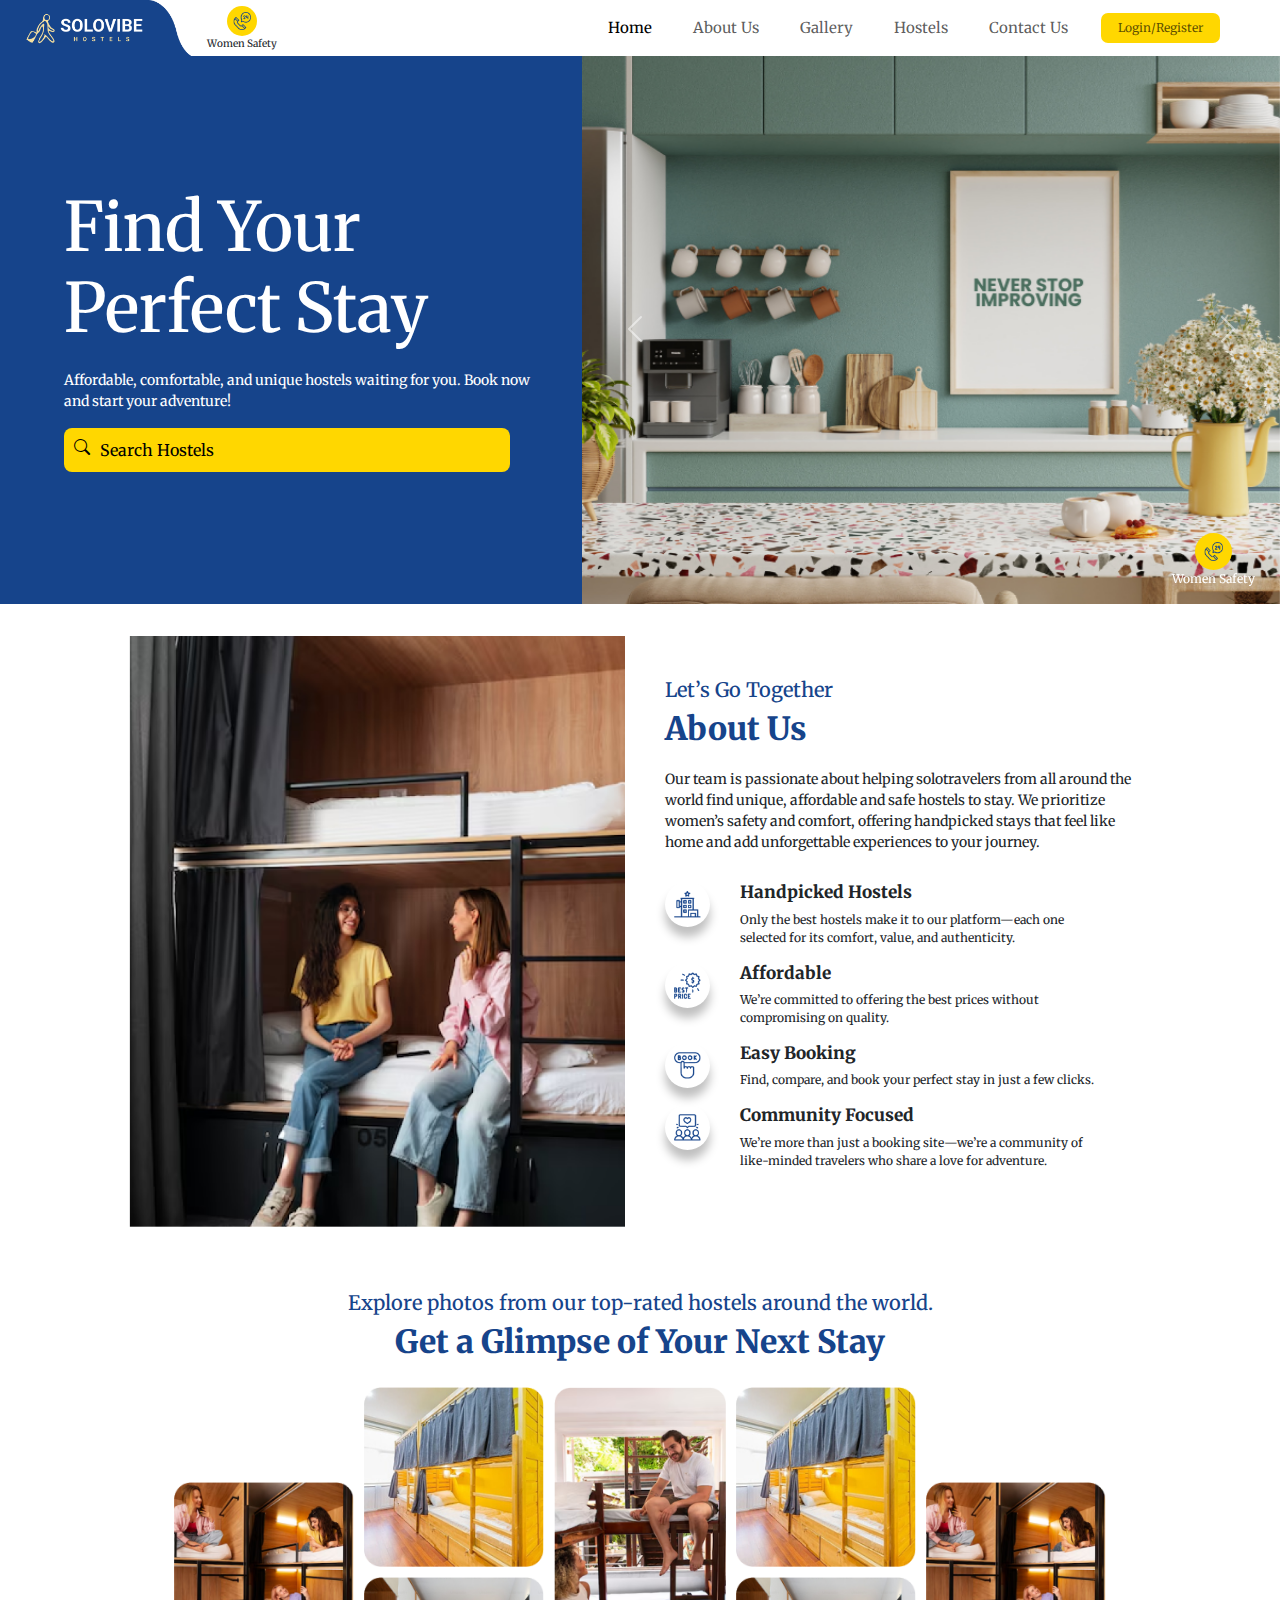
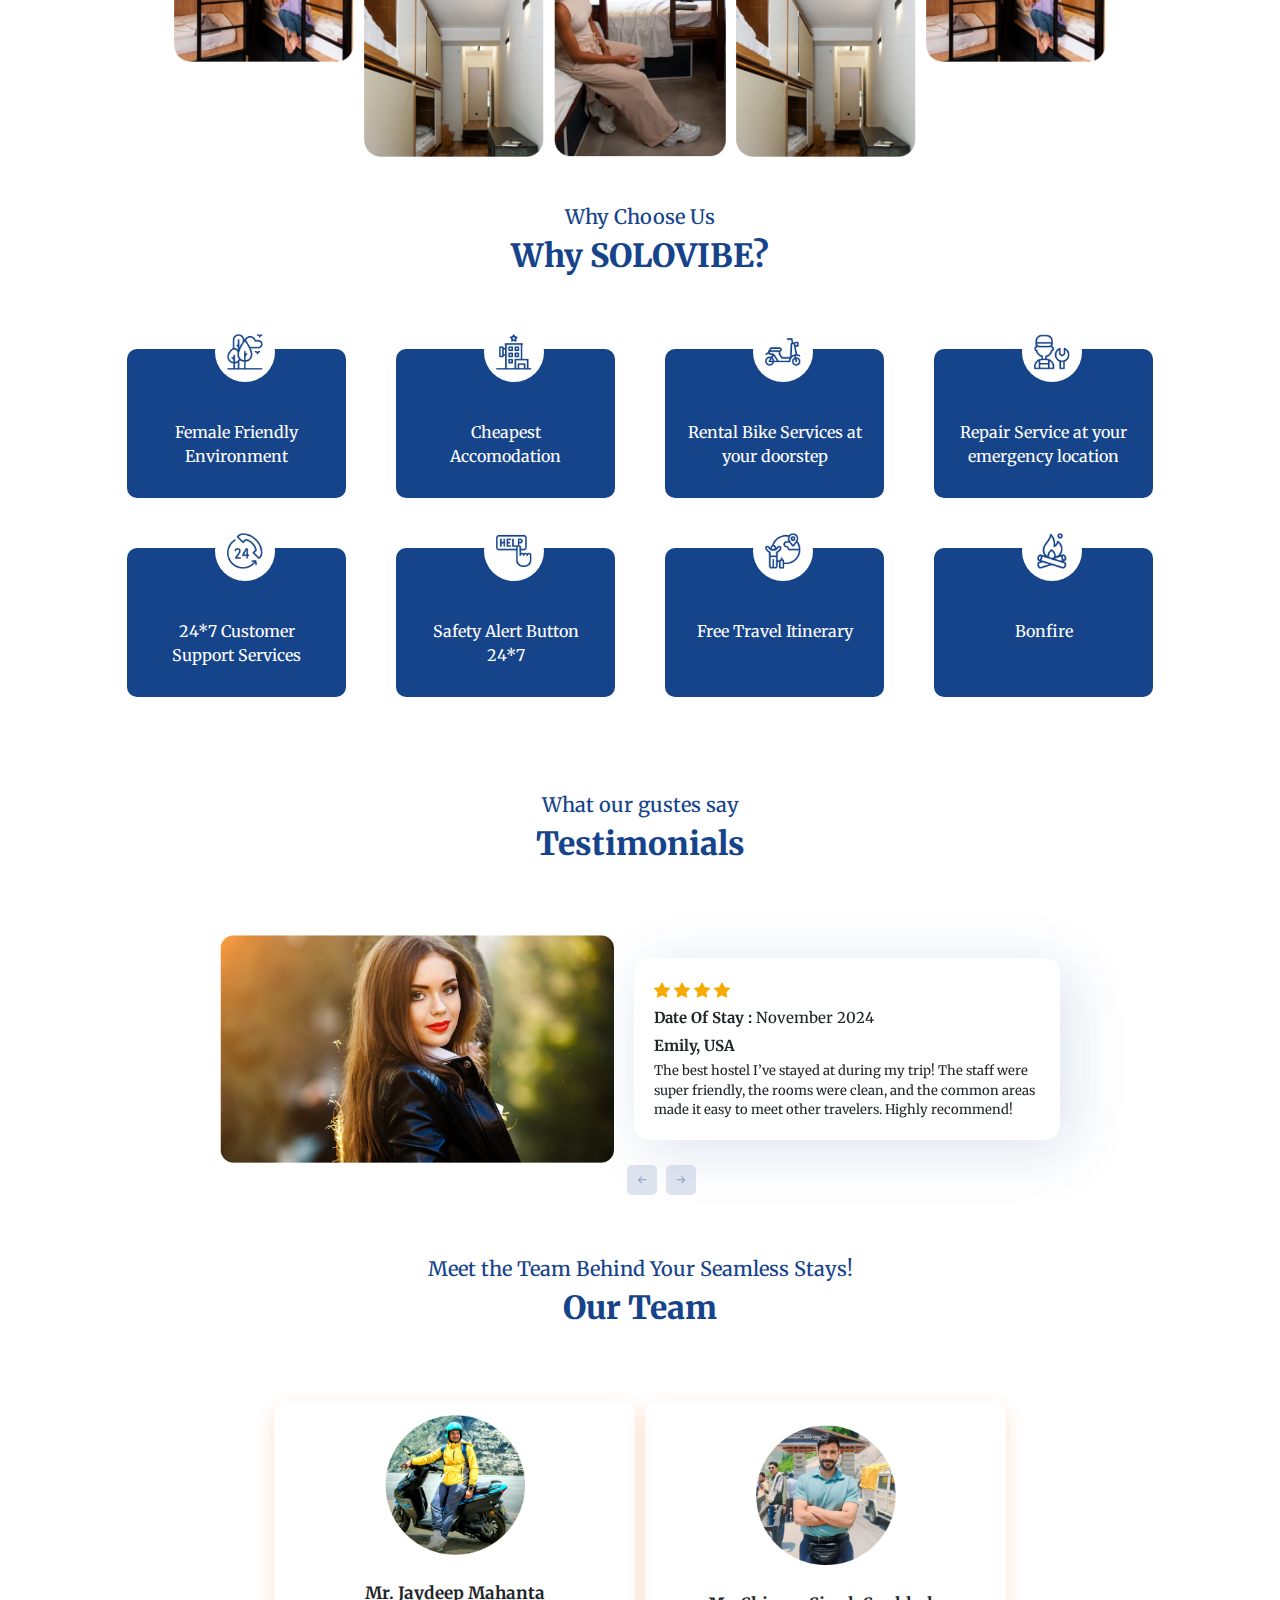
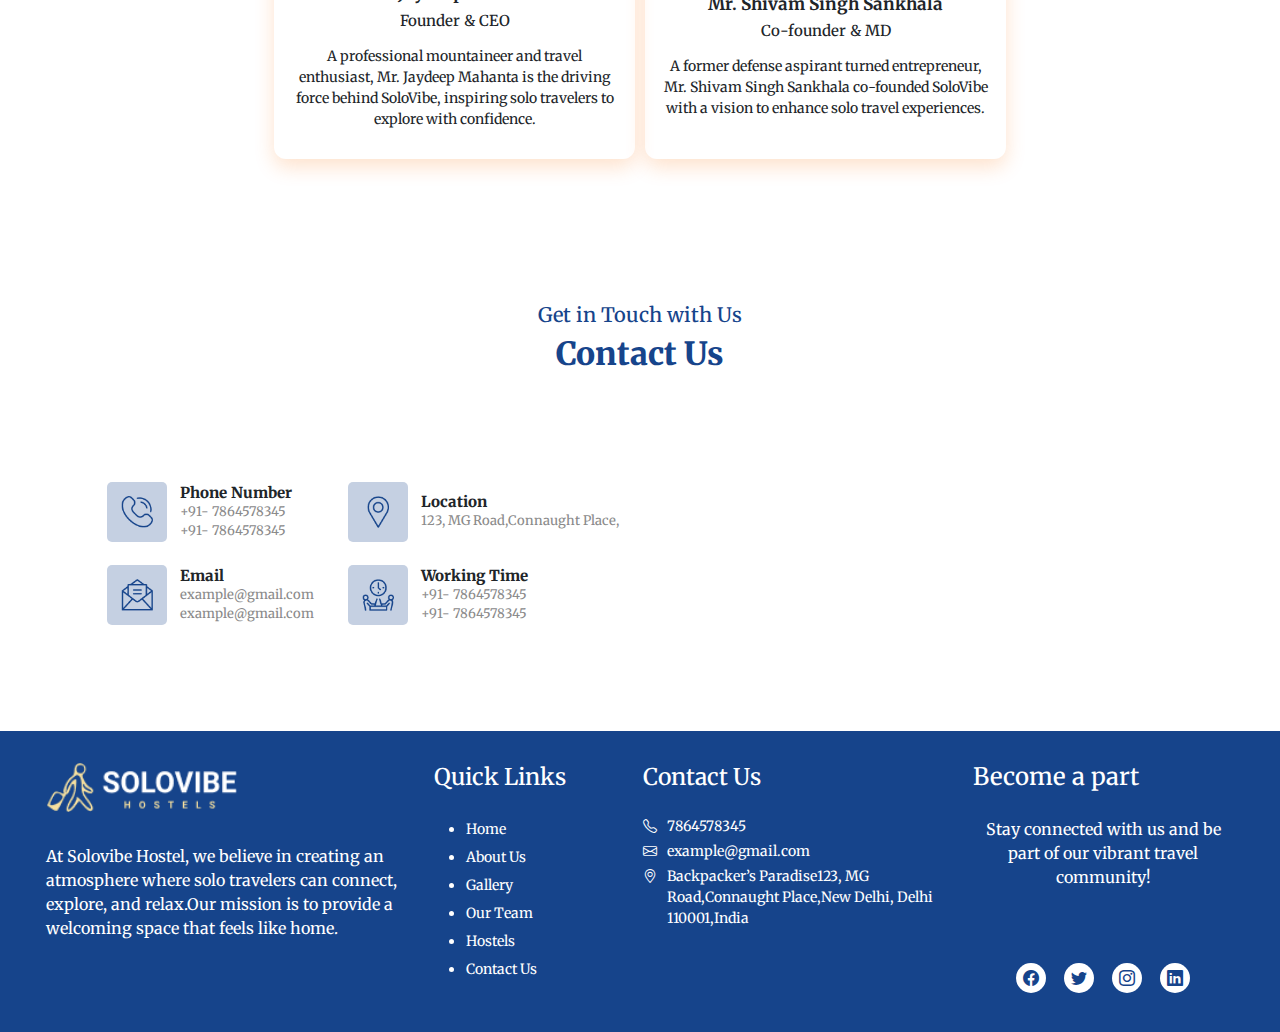
<file: index.html>
<!DOCTYPE html>
<html lang="en">
<head>
    <meta charset="UTF-8">
    <meta name="viewport" content="width=device-width, initial-scale=1.0">
    <title>Solovibehostels</title>
    <link href="https://cdn.jsdelivr.net/npm/bootstrap@5.3.3/dist/css/bootstrap.min.css" rel="stylesheet" integrity="sha384-QWTKZyjpPEjISv5WaRU9OFeRpok6YctnYmDr5pNlyT2bRjXh0JMhjY6hW+ALEwIH" crossorigin="anonymous">
    <!-- Option 1: Include in HTML -->
    <link rel="stylesheet" href="https://cdn.jsdelivr.net/npm/bootstrap-icons@1.3.0/font/bootstrap-icons.css"> 
    <link rel="stylesheet" href="assets/css/style.css">
</head>
<body>
    
   <div class="main">
    <nav class="navbar navbar-expand-lg bg-body-tertiary custom_navbar">
        <div class="container-fluid">
            <div class="nav1">
          <a class="navbar-brand" href="#">
            <img src="assets/img/icon.png" alt="">
          </a>
          <div class="phone_system">
              <div class="phone_system_icon">
                <img src="assets/img/phone.png" alt="">
              </div>
              <p>Women Safety</p>
          </div>
        </div>
          <button class="navbar-toggler" type="button" data-bs-toggle="collapse" data-bs-target="#navbarSupportedContent" aria-controls="navbarSupportedContent" aria-expanded="false" aria-label="Toggle navigation">
            <span class="navbar-toggler-icon"></span>
          </button>
          <div class="collapse navbar-collapse" id="navbarSupportedContent">
            <ul class="navbar-nav me-auto mb-2 mb-lg-0">
              <li class="nav-item">
                <a class="nav-link nav-link1 active" aria-current="page" href="/">Home</a>
              </li>
              <li class="nav-item">
                <a class="nav-link nav-link2" href="#about">About Us</a>
              </li>
              <li class="nav-item">
                <a class="nav-link nav-link3" href="#gallery">Gallery</a>
              </li>
              <li class="nav-item">
                <a class="nav-link nav-link4" href="Hostels.html">Hostels</a>
              </li>
              <li class="nav-item">
                <a class="nav-link nav-link5" href="#contact">Contact Us</a>
              </li>
              <li class="nav-item">
                <a class="nav-link nav-link6" href="SignUp.html">Login/Register</a>
              </li>
            
            </ul>
          
          </div>
        </div>
      </nav>


      <div class="herosection">
        <div class="hero_left_sec">
            <h1>Find Your Perfect Stay</h1>
            <p>Affordable, comfortable, and unique hostels waiting for you. Book now and start your adventure!</p>
            <div class="serch_section">
                <i class="bi bi-search"></i>
                <input type="text" placeholder="Search Hostels" >
            </div>
        </div>
        <!-- <div class="hero_right_sec">
          <img src="assets/img/rightSec.png" alt="">
        </div> -->
    
        <div id="carouselExampleAutoplaying" class="carousel slider_hero slide" data-bs-ride="carousel">
      <div class="carousel-inner">
        <div class="carousel-item active">
          <img src="assets/img/1.png" class="d-block w-100" alt="...">
        </div>
        <div class="carousel-item">
          <img src="assets/img/2.png" class="d-block w-100" alt="...">
        </div>
        <div class="carousel-item">
          <img src="assets/img/3.png" class="d-block w-100" alt="...">
        </div>
        <div class="carousel-item">
          <img src="assets/img/4.png" class="d-block w-100" alt="...">
        </div>
        <div class="carousel-item">
          <img src="assets/img/5.png" class="d-block w-100" alt="...">
        </div>
      </div>
      <button class="carousel-control-prev" type="button" data-bs-target="#carouselExampleAutoplaying" data-bs-slide="prev">
        <span class="carousel-control-prev-icon" aria-hidden="true"></span>
        <span class="visually-hidden">Previous</span>
      </button>
      <button class="carousel-control-next" type="button" data-bs-target="#carouselExampleAutoplaying" data-bs-slide="next">
        <span class="carousel-control-next-icon" aria-hidden="true"></span>
        <span class="visually-hidden">Next</span>
      </button>
    </div>
    
         <div class="phone_system hero_sec_phone">
              <div class="phone_system_icon">
                <img src="assets/img/phone.png" alt="">
              </div>
              <p>Women Safety</p>
          </div>
    </div>

    <div id="about"></div>
    <div class="aboutSection">
        <div class="aboutSection_left">
            <img src="assets/img/aboutLeft.png" alt="">
        </div>
        <div class="aboutSection_right">
            <div class="about_right_top_head">
            <h3>Let’s Go Together</h3>
            <h2>About Us</h2>
            <p>Our team is passionate about helping solotravelers from all around the world find unique, affordable and safe hostels to stay.  We prioritize women’s safety and comfort, offering handpicked stays that feel like home and add unforgettable experiences to your journey.</p>
        </div>
        
            <div class="about_right_bottom_sec">
                <div class="about_right_box">
                    <div class="about_right_img">
                <img src="assets/img/aboutIcon1.png" alt="">
                    </div>
                    <div class="about_right_content">
                        <h4>Handpicked Hostels</h4>
                        <p>Only the best hostels make it to our platform—each one selected for its comfort, value, and authenticity.</p>
                    </div>
                </div>
                <div class="about_right_box">
                    <div class="about_right_img">
                <img src="assets/img/aboutIcon2.png" alt="">
                    </div>
                    <div class="about_right_content">
                        <h4>Affordable</h4>
                        <p>We’re committed to offering the best prices without compromising on quality.</p>
                    </div>
                </div>
                <div class="about_right_box">
                    <div class="about_right_img">
                <img src="assets/img/aboutIcon3.png" alt="">
                    </div>
                    <div class="about_right_content">
                        <h4>Easy Booking </h4>
                        <p>Find, compare, and book your perfect stay in just a few clicks.</p>
                    </div>
                </div>
                <div class="about_right_box">
                    <div class="about_right_img">
                <img src="assets/img/aboutIcon4.png" alt="">
                    </div>
                    <div class="about_right_content">
                        <h4>Community Focused</h4>
                        <p>We’re more than just a booking site—we’re a community of like-minded travelers who share a love for adventure.</p>
                    </div>
                </div>
                <!--<div class="button_about_section">-->
                <!--    <button>-->
                <!--        Learn More <i class="bi bi-arrow-right-short"></i>-->
                <!--    </button>-->
                <!--</div>-->
            </div>
            
        </div>
    </div>


    <div id="gallery"></div>
    <div class="collage_img_section">
        <div class="collage_heading_section">
            <h3>Explore photos from our top-rated hostels around the world.</h3>
            <h2>Get a Glimpse of Your Next Stay</h2>
        </div>
        <div class="collage_image_wrapper">
            <div class="collage_img_left">
                <div class="left_single_img">
                    <img src="assets/img/collage1.png" alt="">
                </div>
                <div class="left_double_img">
                    <img src="assets/img/collage2.png" alt="">
                    <img src="assets/img/collage3.png" alt="">
                </div>
            </div>
            <div class="collage_img_bottom">
            <div class="bottom_single_img">
                <img src="assets/img/collage4.png" alt="">
            </div>
            </div>
            <div class="collage_img_right">
                
                <div class="right_double_img">
                    <img src="assets/img/collage2.png" alt="">
                    <img src="assets/img/collage3.png" alt="">
                </div>
                <div class="right_single_img">
                    <img src="assets/img/collage1.png" alt="">
                </div>
            </div>
        </div>
    </div>

    <div id="hostel"></div>
    <div class="why_choose_sec_wrap">
        <div class="why_choose_head">
            <h3>Why Choose Us</h3>
            <h2>Why SOLOVIBE?</h2>
        </div>
        <div class="why_choose_box_wrap" id="WhyChooseSec">
    
        </div>
    </div>


    <div id="testimorial"></div>
    <div class="testimonial_sec_wrap">
    <div class="testimorial_header">
        <h3>What our gustes say</h3>
        <h2>Testimonials</h2>
    </div>

    <div id="carouselExampleCaptions" class="carousel slide custom_slider">
        <div class="carousel-inner">
        <div class="carousel-item active">
            <div class="testimorial_data_wrap">
            <div class="testimorial_img">
                <img src="assets/img/crouselimg1.png" alt="" />
            </div>
            <div class="testimorial_content">
                <div class="testimorial_star">
                <i class="bi bi-star-fill"></i>
                <i class="bi bi-star-fill"></i>
                <i class="bi bi-star-fill"></i>
                <i class="bi bi-star-fill"></i>
                </div>
                <div class="testimorial_main_head">
                <h3><b>Date Of Stay : </b> November 2024</h3>
                <h4>Emily, USA</h4>
                <p>
                    The best hostel I’ve stayed at during my trip! The staff were
                    super friendly, the rooms were clean, and the common areas made
                    it easy to meet other travelers. Highly recommend!
                </p>
                </div>
            </div>
            </div>
        </div>
        <div class="carousel-item">
            <div class="testimorial_data_wrap">
                <div class="testimorial_img">
                <img src="assets/img/crouselimg1.png" alt="" />
                </div>
                <div class="testimorial_content">
                <div class="testimorial_star">
                    <i class="bi bi-star-fill"></i>
                    <i class="bi bi-star-fill"></i>
                    <i class="bi bi-star-fill"></i>
                    <i class="bi bi-star-fill"></i>
                </div>
                <div class="testimorial_main_head">
                    <h3><b>Date Of Stay : </b> November 2024</h3>
                    <h4>Emily, USA</h4>
                    <p>
                    The best hostel I’ve stayed at during my trip! The staff were
                    super friendly, the rooms were clean, and the common areas made
                    it easy to meet other travelers. Highly recommend!
                    </p>
                </div>
                </div>
            </div>
        </div>
        <div class="carousel-item">
            <div class="testimorial_data_wrap">
                <div class="testimorial_img">
                <img src="assets/img/crouselimg1.png" alt="" />
                </div>
                <div class="testimorial_content">
                <div class="testimorial_star">
                    <i class="bi bi-star-fill"></i>
                    <i class="bi bi-star-fill"></i>
                    <i class="bi bi-star-fill"></i>
                    <i class="bi bi-star-fill"></i>
                </div>
                <div class="testimorial_main_head">
                    <h3><b>Date Of Stay : </b> November 2024</h3>
                    <h4>Emily, USA</h4>
                    <p>
                    The best hostel I’ve stayed at during my trip! The staff were
                    super friendly, the rooms were clean, and the common areas made
                    it easy to meet other travelers. Highly recommend!
                    </p>
                </div>
                </div>
            </div>
        </div>
        </div>
        <div class="button_sliders">
        <button
        class="carousel-control-prev"
        type="button"
        data-bs-target="#carouselExampleCaptions"
        data-bs-slide="prev"
        >
        <i class="bi bi-arrow-left-short"></i>
        <span class="visually-hidden">Previous</span>
        </button>
        <button
        class="carousel-control-next"
        type="button"
        data-bs-target="#carouselExampleCaptions"
        data-bs-slide="next"
        >
        <i class="bi bi-arrow-right-short"></i>
        <span class="visually-hidden">Next</span>
        </button>
    </div>
    </div>
    </div>

    <div class="our_teams_wrapper">
        <div class="our_teams_header_sec">
         <h3>Meet the Team Behind Your Seamless Stays!</h3>
         <h2>Our Team</h2>
        </div>
        <div class="our_teams_content_sec" id="teamSec">
          
        </div>
     </div> 


     <div id="contact"></div>
    <div class="contact_sec_wrap">
        <div class="contact_sec_wrap">
            <h3>Get in Touch with Us</h3>
            <h2>Contact Us</h2>
        </div>
        <div class="contact_sec_box_wrap">
        <div class="contact_sec_left">
            <div class="sec_contact sec_contact1">
            <div class="contact_sec_box">
                <div class="contact_sec_box_img">
                    <img src="assets/img/contactIcon1.png" alt="">
                </div>
                <div class="contact_sec_text">
                    <h4>Phone Number</h4>
                    <p>+91- 7864578345</p>
                    <p>+91- 7864578345</p>
                </div>
            </div>
            <div class="contact_sec_box">
                <div class="contact_sec_box_img">
                    <img src="assets/img/contactIcon2.png" alt="">
                </div>
                <div class="contact_sec_text">
                    <h4>Email</h4>
                    <p>example@gmail.com</p>
                    <p>example@gmail.com</p>
                </div>
            </div>
            </div>
            <div class="sec_contact sec_contact2">
            <div class="contact_sec_box">
                <div class="contact_sec_box_img">
                    <img src="assets/img/contactIcon3.png" alt="">
                </div>
                <div class="contact_sec_text">
                    <h4>Location</h4>
                    <p>123, MG Road,Connaught Place,</p>
                </div>
            </div>
            <div class="contact_sec_box">
                <div class="contact_sec_box_img">
                    <img src="assets/img/contactIcon4.png" alt="">
                </div>
                <div class="contact_sec_text">
                    <h4>Working Time</h4>
                    <p>+91- 7864578345</p>
                    <p>+91- 7864578345</p>
                </div>
            </div>
            </div>
        </div>
        <div class="contact_sec_right">
                <iframe loading="lazyload" title="mygalla_yt_video"  frameborder="0" scrolling="no" marginheight="0" marginwidth="0"
                    src="https://maps.google.com/maps?width=100%25&amp;height=600&amp;hl=en&amp;q=roshpa%20tower%20ranchi%20main%20rd+(kalam%20academy)&amp;t=&amp;z=14&amp;ie=UTF8&amp;iwloc=B&amp;output=embed"><a  aria-label="ancor_page"aria-label="ancor_gps"
                    href="https://www.gps.ie/sport-gps/">swimming watch</a>
                </iframe>
        </div>
        </div>
    </div>

    <div class="footer_wrapper">
        <div class="footer_first">
            <div class="footer_first_img">
                <img src="assets/img/icon2.png" alt="">
            </div>
            <div class="footer_first_content">
                <p>At Solovibe Hostel, we believe in creating an atmosphere where solo travelers can connect, explore, and relax.Our mission is to provide a welcoming space that feels like home.</p>
            </div>
        </div>
        <div class="footer_second">
            <h4>Quick Links</h4>
            <ul>
           <li> <p>Home</p></li>
           <li> <p>About Us</p></li>
           <li> <p>Gallery</p></li>
           <li> <p>Our Team</p></li>
           <li> <p>Hostels</p></li>
           <li> <p>Contact Us</p></li>
           </ul>
        </div>
        <div class="footer_third">
            <h4>Contact Us</h4>
            <div class="social_media_icon1">
                <a href="#"><i class="bi bi-telephone"></i><p>7864578345</p></a>
                <a href="#"><i class="bi bi-envelope"></i><p>example@gmail.com</p></a>
                <a href="#"><i class="bi bi-geo-alt"></i><p>Backpacker’s Paradise123, MG Road,Connaught Place,New Delhi, Delhi 110001,India</p></a>
            </div>
        </div>
        <div class="footer_fourth">
            <h4>Become a part</h4>
            <p>Stay connected with us and be part of our vibrant travel community!</p>
            <div class="social_media_icon2">
               <div class="icon"> <a href="#"><i class="bi bi-facebook"></i></a></div>
               <div class="icon"> <a href="#"><i class="bi bi-twitter"></i></a></div>
               <div class="icon"> <a href="#"><i class="bi bi-instagram"></i></a></div>
               <div class="icon"> <a href="#"><i class="bi bi-linkedin"></i></a></div>
            </div>
        </div>
    </div>
    
   </div> 
   <script src="https://cdn.jsdelivr.net/npm/bootstrap@5.3.3/dist/js/bootstrap.bundle.min.js" integrity="sha384-YvpcrYf0tY3lHB60NNkmXc5s9fDVZLESaAA55NDzOxhy9GkcIdslK1eN7N6jIeHz" crossorigin="anonymous"></script>

   <script src="assets/js/script.js"></script>
   <script>
    chooseTemplate();
    teamsTemplate();

   </script>
</body>
</html>
</file>
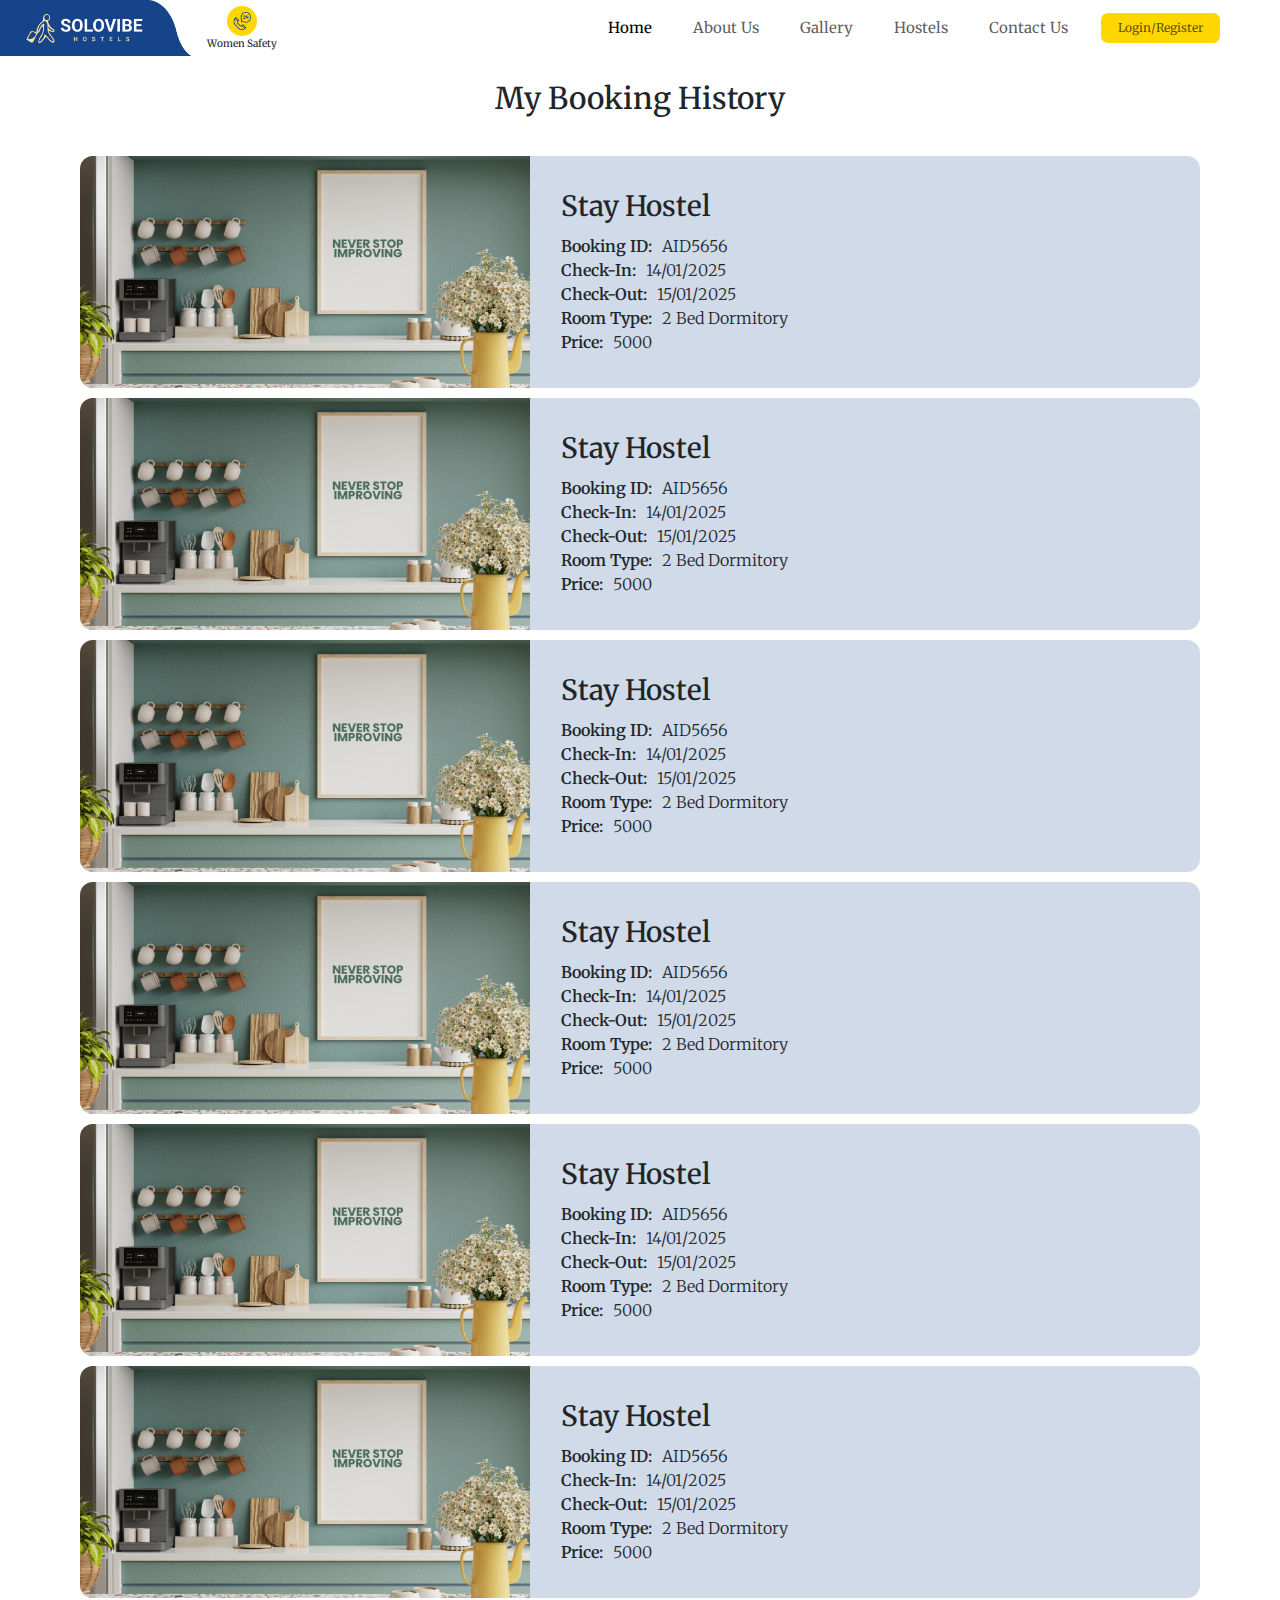
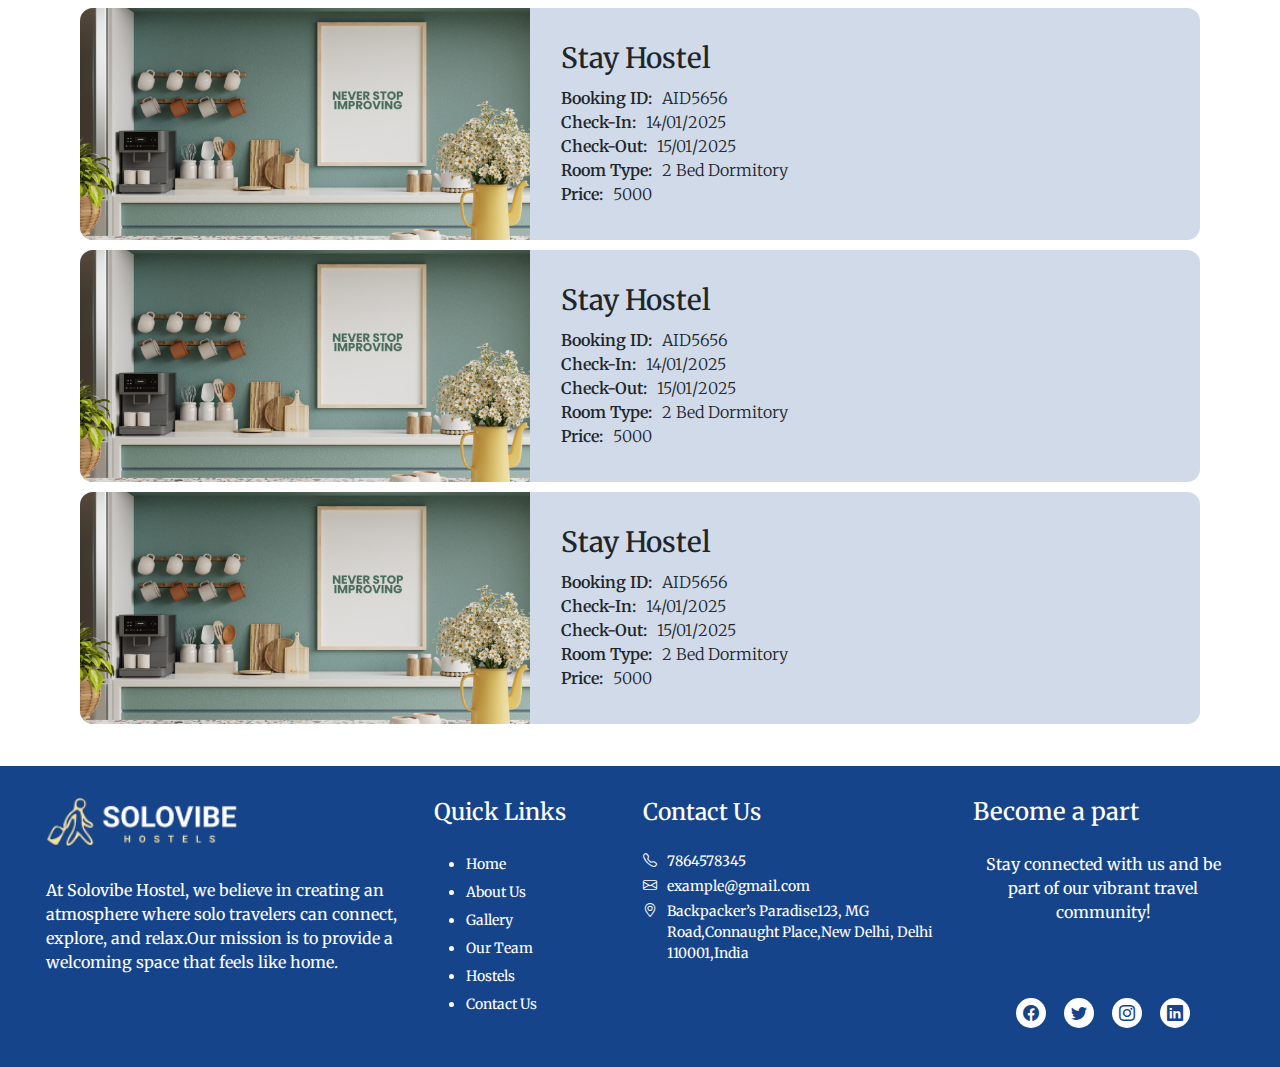
<file: Booking.html>
<!DOCTYPE html>
<html lang="en">
<head>
    <meta charset="UTF-8">
    <meta name="viewport" content="width=device-width, initial-scale=1.0">
    <title>Solovibehostels</title>
    <link href="https://cdn.jsdelivr.net/npm/bootstrap@5.3.3/dist/css/bootstrap.min.css" rel="stylesheet" integrity="sha384-QWTKZyjpPEjISv5WaRU9OFeRpok6YctnYmDr5pNlyT2bRjXh0JMhjY6hW+ALEwIH" crossorigin="anonymous">
    <!-- Option 1: Include in HTML -->
    <link rel="stylesheet" href="https://cdn.jsdelivr.net/npm/bootstrap-icons@1.3.0/font/bootstrap-icons.css"> 
    <link rel="stylesheet" href="assets/css/style.css">
</head>
<body>
    
   <div class="main">
    <nav class="navbar navbar-expand-lg bg-body-tertiary custom_navbar">
        <div class="container-fluid">
            <div class="nav1">
          <a class="navbar-brand" href="#">
            <img src="assets/img/icon.png" alt="">
          </a>
          <div class="phone_system">
              <div class="phone_system_icon">
                <img src="assets/img/phone.png" alt="">
              </div>
              <p>Women Safety</p>
          </div>
        </div>
          <button class="navbar-toggler" type="button" data-bs-toggle="collapse" data-bs-target="#navbarSupportedContent" aria-controls="navbarSupportedContent" aria-expanded="false" aria-label="Toggle navigation">
            <span class="navbar-toggler-icon"></span>
          </button>
          <div class="collapse navbar-collapse" id="navbarSupportedContent">
            <ul class="navbar-nav me-auto mb-2 mb-lg-0">
              <li class="nav-item">
                <a class="nav-link nav-link1 active" aria-current="page" href="/">Home</a>
              </li>
              <li class="nav-item">
                <a class="nav-link nav-link2" href="#about">About Us</a>
              </li>
              <li class="nav-item">
                <a class="nav-link nav-link3" href="#gallery">Gallery</a>
              </li>
              <li class="nav-item">
                <a class="nav-link nav-link4" href="#hostel">Hostels</a>
              </li>
              <li class="nav-item">
                <a class="nav-link nav-link5" href="#contact">Contact Us</a>
              </li>
              <li class="nav-item">
                <a class="nav-link nav-link6" href="SignUp.html">Login/Register</a>
              </li>
            
            </ul>
          
          </div>
        </div>
      </nav>


      <div class="booking_history_wrap">
        <h2>My Booking History</h2>
        <div class="booking_wrapper_box" id="bookingHistory">
            <!-- <div class="booking_box">
                <div class="booking_box_left">
                    <img src="assets/img/1.png" alt="">
                </div>
                <div class="booking_box_right">
                    <h3>Stay Hostel</h3>
                    <p>Booking ID: <input type="text" value="72237723"> </p>
                    <p>Check-In: <input type="text" value="22/12/2005"> </p>
                    <p>Check-Out: <input type="text" value="23/12/2005"> </p>
                    <p>Room Type: <input type="text" value="2 Bed Dormitory"> </p>
                    <p>Price: <input type="text" value="5000"> </p>
                </div>
            </div>
            <div class="booking_box">
                <div class="booking_box_left">
                    <img src="assets/img/1.png" alt="">
                </div>
                <div class="booking_box_right">
                    <h3>Stay Hostel</h3>
                    <p>Booking ID: <input type="text" value="72237723"> </p>
                    <p>Check-In: <input type="text" value="22/12/2005"> </p>
                    <p>Check-Out: <input type="text" value="23/12/2005"> </p>
                    <p>Room Type: <input type="text" value="2 Bed Dormitory"> </p>
                    <p>Price: <input type="text" value="5000"> </p>
                </div>
            </div>
            <div class="booking_box">
                <div class="booking_box_left">
                    <img src="assets/img/1.png" alt="">
                </div>
                <div class="booking_box_right">
                    <h3>Stay Hostel</h3>
                    <p>Booking ID: <input type="text" value="72237723"> </p>
                    <p>Check-In: <input type="text" value="22/12/2005"> </p>
                    <p>Check-Out: <input type="text" value="23/12/2005"> </p>
                    <p>Room Type: <input type="text" value="2 Bed Dormitory"> </p>
                    <p>Price: <input type="text" value="5000"> </p>
                </div>
            </div>
            <div class="booking_box">
                <div class="booking_box_left">
                    <img src="assets/img/1.png" alt="">
                </div>
                <div class="booking_box_right">
                    <h3>Stay Hostel</h3>
                    <p>Booking ID: <input type="text" value="72237723"> </p>
                    <p>Check-In: <input type="text" value="22/12/2005"> </p>
                    <p>Check-Out: <input type="text" value="23/12/2005"> </p>
                    <p>Room Type: <input type="text" value="2 Bed Dormitory"> </p>
                    <p>Price: <input type="text" value="5000"> </p>
                </div>
            </div>
            <div class="booking_box">
                <div class="booking_box_left">
                    <img src="assets/img/1.png" alt="">
                </div>
                <div class="booking_box_right">
                    <h3>Stay Hostel</h3>
                    <p>Booking ID: <input type="text" value="72237723"> </p>
                    <p>Check-In: <input type="text" value="22/12/2005"> </p>
                    <p>Check-Out: <input type="text" value="23/12/2005"> </p>
                    <p>Room Type: <input type="text" value="2 Bed Dormitory"> </p>
                    <p>Price: <input type="text" value="5000"> </p>
                </div>
            </div> -->
        </div>
      </div>


 
    <div class="footer_wrapper">
        <div class="footer_first">
            <div class="footer_first_img">
                <img src="assets/img/icon2.png" alt="">
            </div>
            <div class="footer_first_content">
                <p>At Solovibe Hostel, we believe in creating an atmosphere where solo travelers can connect, explore, and relax.Our mission is to provide a welcoming space that feels like home.</p>
            </div>
        </div>
        <div class="footer_second">
            <h4>Quick Links</h4>
            <ul>
           <li> <p>Home</p></li>
           <li> <p>About Us</p></li>
           <li> <p>Gallery</p></li>
           <li> <p>Our Team</p></li>
           <li> <p>Hostels</p></li>
           <li> <p>Contact Us</p></li>
           </ul>
        </div>
        <div class="footer_third">
            <h4>Contact Us</h4>
            <div class="social_media_icon1">
                <a href="#"><i class="bi bi-telephone"></i><p>7864578345</p></a>
                <a href="#"><i class="bi bi-envelope"></i><p>example@gmail.com</p></a>
                <a href="#"><i class="bi bi-geo-alt"></i><p>Backpacker’s Paradise123, MG Road,Connaught Place,New Delhi, Delhi 110001,India</p></a>
            </div>
        </div>
        <div class="footer_fourth">
            <h4>Become a part</h4>
            <p>Stay connected with us and be part of our vibrant travel community!</p>
            <div class="social_media_icon2">
               <div class="icon"> <a href="#"><i class="bi bi-facebook"></i></a></div>
               <div class="icon"> <a href="#"><i class="bi bi-twitter"></i></a></div>
               <div class="icon"> <a href="#"><i class="bi bi-instagram"></i></a></div>
               <div class="icon"> <a href="#"><i class="bi bi-linkedin"></i></a></div>
            </div>
        </div>
    </div>
   </div> 
   <script src="https://cdn.jsdelivr.net/npm/bootstrap@5.3.3/dist/js/bootstrap.bundle.min.js" integrity="sha384-YvpcrYf0tY3lHB60NNkmXc5s9fDVZLESaAA55NDzOxhy9GkcIdslK1eN7N6jIeHz" crossorigin="anonymous"></script>

   <script src="assets/js/script.js"></script>
   <script>
    bookingHistoryTemplate();
   </script>
</body>
</html>
</file>
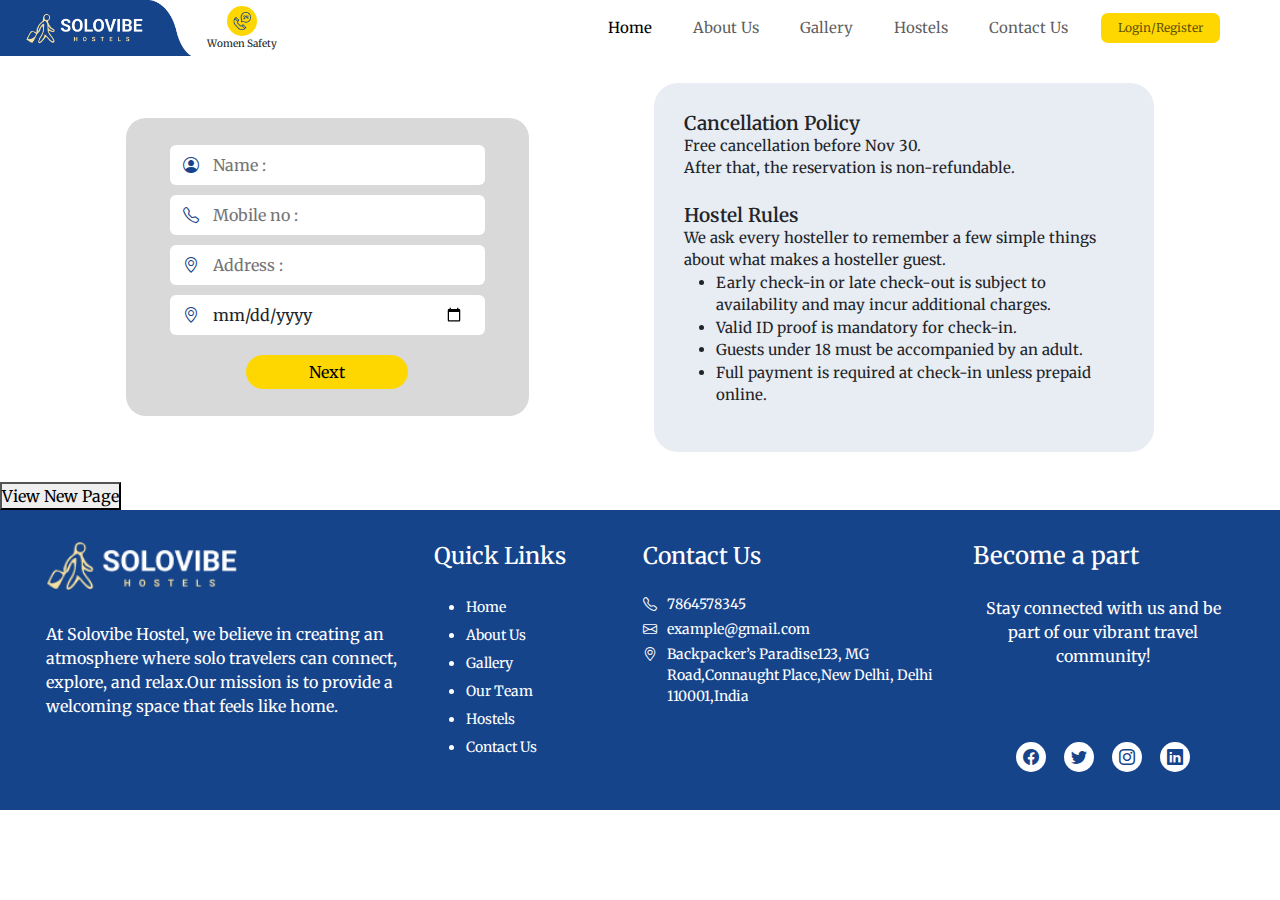
<file: Checkout.html>
<!DOCTYPE html>
<html lang="en">
<head>
    <meta charset="UTF-8">
    <meta name="viewport" content="width=device-width, initial-scale=1.0">
    <title>Solovibehostels</title>
    <link href="https://cdn.jsdelivr.net/npm/bootstrap@5.3.3/dist/css/bootstrap.min.css" rel="stylesheet" integrity="sha384-QWTKZyjpPEjISv5WaRU9OFeRpok6YctnYmDr5pNlyT2bRjXh0JMhjY6hW+ALEwIH" crossorigin="anonymous">
    <!-- Option 1: Include in HTML -->
    <link rel="stylesheet" href="https://cdn.jsdelivr.net/npm/bootstrap-icons@1.3.0/font/bootstrap-icons.css"> 
    <link rel="stylesheet" href="assets/css/style.css">
</head>
<body>
    
   <div class="main">
    <nav class="navbar navbar-expand-lg bg-body-tertiary custom_navbar">
        <div class="container-fluid">
            <div class="nav1">
          <a class="navbar-brand" href="#">
            <img src="assets/img/icon.png" alt="">
          </a>
          <div class="phone_system">
              <div class="phone_system_icon">
                <img src="assets/img/phone.png" alt="">
              </div>
              <p>Women Safety</p>
          </div>
        </div>
          <button class="navbar-toggler" type="button" data-bs-toggle="collapse" data-bs-target="#navbarSupportedContent" aria-controls="navbarSupportedContent" aria-expanded="false" aria-label="Toggle navigation">
            <span class="navbar-toggler-icon"></span>
          </button>
          <div class="collapse navbar-collapse" id="navbarSupportedContent">
            <ul class="navbar-nav me-auto mb-2 mb-lg-0">
              <li class="nav-item">
                <a class="nav-link nav-link1 active" aria-current="page" href="/">Home</a>
              </li>
              <li class="nav-item">
                <a class="nav-link nav-link2" href="#about">About Us</a>
              </li>
              <li class="nav-item">
                <a class="nav-link nav-link3" href="#gallery">Gallery</a>
              </li>
              <li class="nav-item">
                <a class="nav-link nav-link4" href="#hostel">Hostels</a>
              </li>
              <li class="nav-item">
                <a class="nav-link nav-link5" href="#contact">Contact Us</a>
              </li>
              <li class="nav-item">
                <a class="nav-link nav-link6" href="SignUp.html">Login/Register</a>
              </li>
            
            </ul>
          
          </div>
        </div>
      </nav>

      <div class="checkout_wrapper">
      <div class="checkout_container">
        <div class="checkout_form_sec">
         <form action="">
            <div class="input_box">
                <i class="bi bi-person-circle"></i>
                <input type="text" placeholder="Name :">
            </div>
            <div class="input_box">
                <i class="bi bi-telephone"></i>
                <input type="text" placeholder="Mobile no :">
            </div>
            <div class="input_box">
                <i class="bi bi-geo-alt"></i>
                <input type="text" placeholder="Address :">
            </div>
            <div class="input_box">
                <i class="bi bi-geo-alt"></i>
                <input type="date" placeholder="Check in :">

            </div>

            <div class="checkout_btn">
              <a href="Booking.html">  <button>Next</button></a>
              </div>
         </form>
         
        </div>
        <div class="checkout_detail_policy_sec">

            <h3>Cancellation Policy</h3>
            <p>Free cancellation before Nov 30.</p>
            <p>After that, the reservation is non-refundable. </p>
            <br>
           <h3> Hostel Rules</h3>
           <p>We ask every hosteller to remember a few simple things about what makes a hosteller guest.</p>
          <ul>
            <li>
                Early check-in or late check-out is subject to availability and may incur additional charges.
            </li>
            <li>
                Valid ID proof is mandatory for check-in.
            </li>
            <li>
                Guests under 18 must be accompanied by an adult.
            </li>
            <li>
                Full payment is required at check-in unless prepaid online.
            </li>
        </ul> 

            
        </div>
      </div>
     
    </div>
    <a href="Booking.html">  <button>View New Page</button></a>

    <div class="footer_wrapper">
        <div class="footer_first">
            <div class="footer_first_img">
                <img src="assets/img/icon2.png" alt="">
            </div>
            <div class="footer_first_content">
                <p>At Solovibe Hostel, we believe in creating an atmosphere where solo travelers can connect, explore, and relax.Our mission is to provide a welcoming space that feels like home.</p>
            </div>
        </div>
        <div class="footer_second">
            <h4>Quick Links</h4>
            <ul>
           <li> <p>Home</p></li>
           <li> <p>About Us</p></li>
           <li> <p>Gallery</p></li>
           <li> <p>Our Team</p></li>
           <li> <p>Hostels</p></li>
           <li> <p>Contact Us</p></li>
           </ul>
        </div>
        <div class="footer_third">
            <h4>Contact Us</h4>
            <div class="social_media_icon1">
                <a href="#"><i class="bi bi-telephone"></i><p>7864578345</p></a>
                <a href="#"><i class="bi bi-envelope"></i><p>example@gmail.com</p></a>
                <a href="#"><i class="bi bi-geo-alt"></i><p>Backpacker’s Paradise123, MG Road,Connaught Place,New Delhi, Delhi 110001,India</p></a>
            </div>
        </div>
        <div class="footer_fourth">
            <h4>Become a part</h4>
            <p>Stay connected with us and be part of our vibrant travel community!</p>
            <div class="social_media_icon2">
               <div class="icon"> <a href="#"><i class="bi bi-facebook"></i></a></div>
               <div class="icon"> <a href="#"><i class="bi bi-twitter"></i></a></div>
               <div class="icon"> <a href="#"><i class="bi bi-instagram"></i></a></div>
               <div class="icon"> <a href="#"><i class="bi bi-linkedin"></i></a></div>
            </div>
        </div>
    </div>
   </div> 
   <script src="https://cdn.jsdelivr.net/npm/bootstrap@5.3.3/dist/js/bootstrap.bundle.min.js" integrity="sha384-YvpcrYf0tY3lHB60NNkmXc5s9fDVZLESaAA55NDzOxhy9GkcIdslK1eN7N6jIeHz" crossorigin="anonymous"></script>

   <script src="assets/js/script.js"></script>
</body>
</html>
</file>
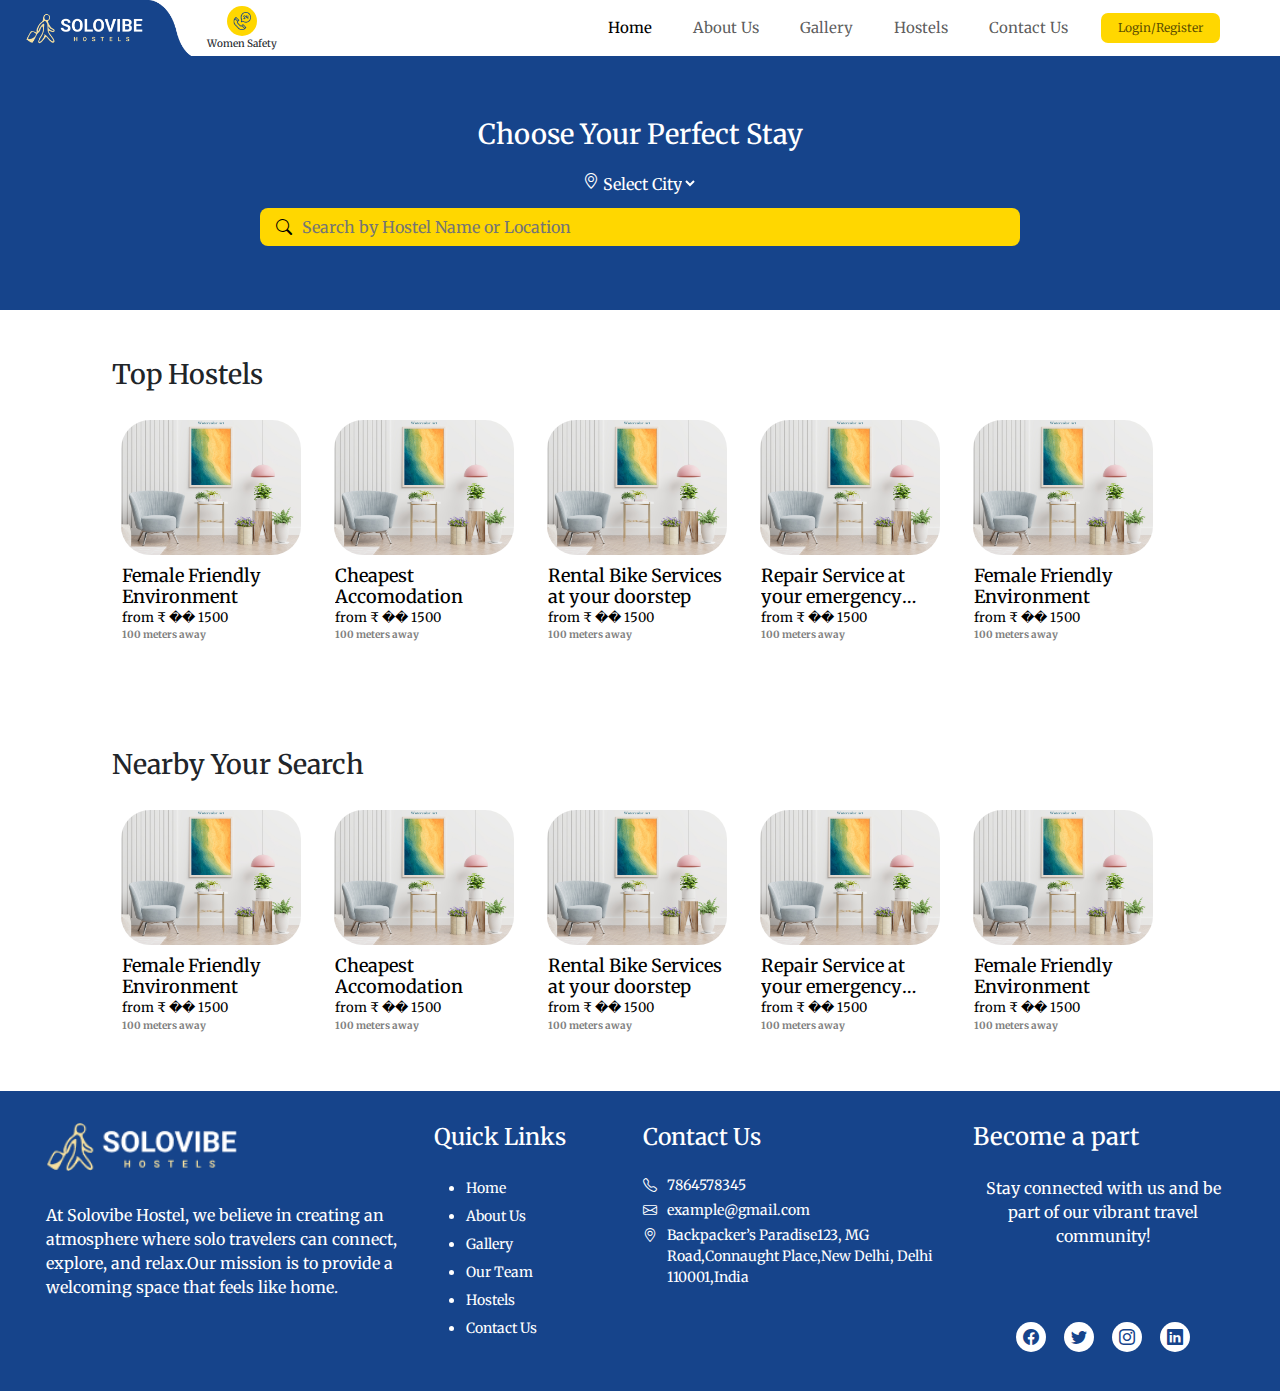
<file: Hostels.html>
<!DOCTYPE html>
<html lang="en">
<head>
    <meta charset="UTF-8">
    <meta name="viewport" content="width=device-width, initial-scale=1.0">
    <title>Solovibehostels</title>
    <link href="https://cdn.jsdelivr.net/npm/bootstrap@5.3.3/dist/css/bootstrap.min.css" rel="stylesheet" integrity="sha384-QWTKZyjpPEjISv5WaRU9OFeRpok6YctnYmDr5pNlyT2bRjXh0JMhjY6hW+ALEwIH" crossorigin="anonymous">
    <!-- Option 1: Include in HTML -->
    <link rel="stylesheet" href="https://cdn.jsdelivr.net/npm/bootstrap-icons@1.3.0/font/bootstrap-icons.css"> 
    <link rel="stylesheet" href="assets/css/style.css">
</head>
<body>
    
   <div class="main">
    <nav class="navbar navbar-expand-lg bg-body-tertiary custom_navbar">
        <div class="container-fluid">
            <div class="nav1">
          <a class="navbar-brand" href="#">
            <img src="assets/img/icon.png" alt="">
          </a>
          <div class="phone_system">
              <div class="phone_system_icon">
                <img src="assets/img/phone.png" alt="">
              </div>
              <p>Women Safety</p>
          </div>
        </div>
          <button class="navbar-toggler" type="button" data-bs-toggle="collapse" data-bs-target="#navbarSupportedContent" aria-controls="navbarSupportedContent" aria-expanded="false" aria-label="Toggle navigation">
            <span class="navbar-toggler-icon"></span>
          </button>
          <div class="collapse navbar-collapse" id="navbarSupportedContent">
            <ul class="navbar-nav me-auto mb-2 mb-lg-0">
              <li class="nav-item">
                <a class="nav-link nav-link1 active" aria-current="page" href="/">Home</a>
              </li>
              <li class="nav-item">
                <a class="nav-link nav-link2" href="#about">About Us</a>
              </li>
              <li class="nav-item">
                <a class="nav-link nav-link3" href="#gallery">Gallery</a>
              </li>
              <li class="nav-item">
                <a class="nav-link nav-link4" href="Hostels.html">Hostels</a>
              </li>
              <li class="nav-item">
                <a class="nav-link nav-link5" href="#contact">Contact Us</a>
              </li>
              <li class="nav-item">
                <a class="nav-link nav-link6" href="SignUp.html">Login/Register</a>
              </li>
            
            </ul>
          
          </div>
        </div>
      </nav>

      <div class="all_hostels">
        <div class="all_hostel_header">
          <h1>Choose Your Perfect Stay</h1>
          <div class="select_city">
            <i class="bi bi-geo-alt"></i>
            <select id="citySelect">
             
            </select>
          </div>
          <div class="input_search">
            <i class="bi bi-search"></i>
            <input type="text" placeholder="Search by Hostel Name or Location">
          </div>
        </div>
        <div class="hostels_box_wrap">
          <h2>Top Hostels</h2>

          <div class="All_hostel_wrap" id="topHostel">
          
          </div>
        </div>
        <div class="hostels_box_wrap">
          <h2>Nearby Your Search</h2>

          <div class="All_hostel_wrap" id="nearbyHostel">
            
          </div>
        </div>
      </div>
     
 
    <div class="footer_wrapper">
        <div class="footer_first">
            <div class="footer_first_img">
                <img src="assets/img/icon2.png" alt="">
            </div>
            <div class="footer_first_content">
                <p>At Solovibe Hostel, we believe in creating an atmosphere where solo travelers can connect, explore, and relax.Our mission is to provide a welcoming space that feels like home.</p>
            </div>
        </div>
        <div class="footer_second">
            <h4>Quick Links</h4>
            <ul>
           <li> <p>Home</p></li>
           <li> <p>About Us</p></li>
           <li> <p>Gallery</p></li>
           <li> <p>Our Team</p></li>
           <li> <p>Hostels</p></li>
           <li> <p>Contact Us</p></li>
           </ul>
        </div>
        <div class="footer_third">
            <h4>Contact Us</h4>
            <div class="social_media_icon1">
                <a href="#"><i class="bi bi-telephone"></i><p>7864578345</p></a>
                <a href="#"><i class="bi bi-envelope"></i><p>example@gmail.com</p></a>
                <a href="#"><i class="bi bi-geo-alt"></i><p>Backpacker’s Paradise123, MG Road,Connaught Place,New Delhi, Delhi 110001,India</p></a>
            </div>
        </div>
        <div class="footer_fourth">
            <h4>Become a part</h4>
            <p>Stay connected with us and be part of our vibrant travel community!</p>
            <div class="social_media_icon2">
               <div class="icon"> <a href="#"><i class="bi bi-facebook"></i></a></div>
               <div class="icon"> <a href="#"><i class="bi bi-twitter"></i></a></div>
               <div class="icon"> <a href="#"><i class="bi bi-instagram"></i></a></div>
               <div class="icon"> <a href="#"><i class="bi bi-linkedin"></i></a></div>
            </div>
        </div>
    </div>
   </div> 
   <script src="https://cdn.jsdelivr.net/npm/bootstrap@5.3.3/dist/js/bootstrap.bundle.min.js" integrity="sha384-YvpcrYf0tY3lHB60NNkmXc5s9fDVZLESaAA55NDzOxhy9GkcIdslK1eN7N6jIeHz" crossorigin="anonymous"></script>

   <script src="assets/js/script.js"></script>
   <script>
    citySelectTemplate();
    topHostelTemplate();
    nearbyHostelTemplate();
   </script>
</body>
</html>
</file>
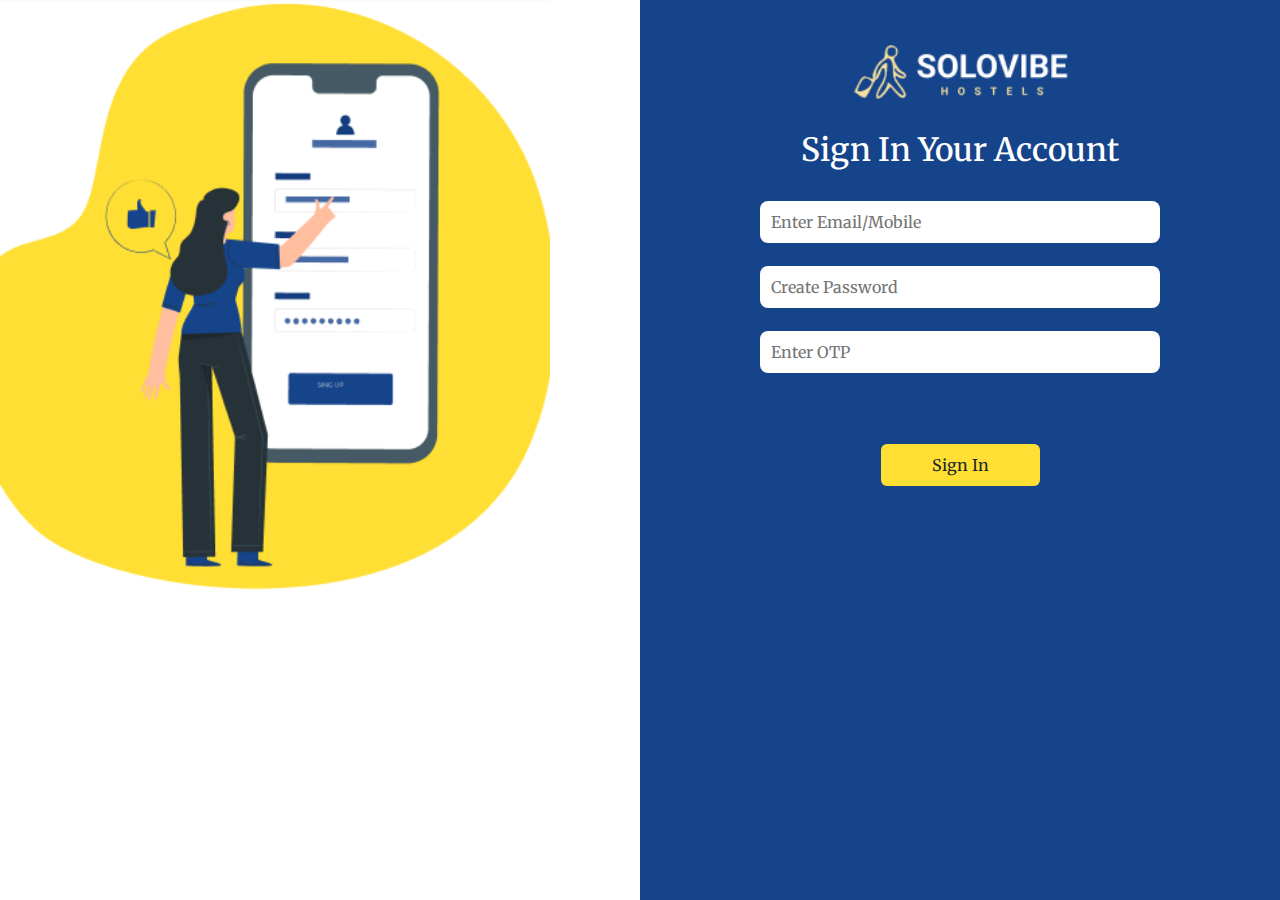
<file: SignUp.html>
<!DOCTYPE html>
<html lang="en">
<head>
    <meta charset="UTF-8">
    <meta name="viewport" content="width=device-width, initial-scale=1.0">
    <title>Solovibehostels</title>
    <link href="https://cdn.jsdelivr.net/npm/bootstrap@5.3.3/dist/css/bootstrap.min.css" rel="stylesheet" integrity="sha384-QWTKZyjpPEjISv5WaRU9OFeRpok6YctnYmDr5pNlyT2bRjXh0JMhjY6hW+ALEwIH" crossorigin="anonymous">
    <!-- Option 1: Include in HTML -->
    <link rel="stylesheet" href="https://cdn.jsdelivr.net/npm/bootstrap-icons@1.3.0/font/bootstrap-icons.css"> 
    <link rel="stylesheet" href="assets/css/style.css">
</head>
<body>
    
   <div class="main">
    <div class="page_design">
        <div class="page_design_left">
            <img src="assets/img/sign.png" alt="">
        </div>
        <div class="page_design_right">
            <div class="page_right_top">
                <img src="assets/img/icon2.png" alt="">
            </div>
            <div class="page_right_center">
                <h2> Sign In Your Account</h2>
                <form action="">
               <div class="form_input">
                <input type="text" placeholder="Enter Email/Mobile">
               </div>
               <div class="form_input">
                <input type="text" placeholder="Create Password">
               </div>
               <div class="form_input">
                <input type="text" placeholder="Enter OTP">
               </div>
               <div class="inp_button">
                <button>Sign In</button>
               </div>
            </form>
            </div>
        </div>
    </div>
   </div>
   <script src="https://cdn.jsdelivr.net/npm/bootstrap@5.3.3/dist/js/bootstrap.bundle.min.js" integrity="sha384-YvpcrYf0tY3lHB60NNkmXc5s9fDVZLESaAA55NDzOxhy9GkcIdslK1eN7N6jIeHz" crossorigin="anonymous"></script>

   <script src="assets/js/script.js"></script>
</body>
</html>
</file>
<file: assets/css/style.css>
@import url('https://fonts.googleapis.com/css2?family=Merriweather:ital,wght@0,300;0,400;0,700;0,900;1,300;1,400;1,700;1,900&family=Roboto+Mono:ital,wght@0,100..700;1,100..700&display=swap');

* {
    margin: 0;
    padding: 0;
    box-sizing: border-box;
    font-family: "Merriweather", serif !important;
}

body {
    width: 100%;
    height: 100%;
    margin: 0 !important;
    padding: 0 !important;
    scroll-behavior: smooth;
}

.main {
    width: 100%;
    height: 100%;
}


/* navbar section navbar section navbar section  navbar section navbar section */

.navbar {
    padding: 0;
    background-color: #fff !important;
    position: fixed;
    width: 100%;
    z-index: 9;
    top: 0;
}

.navbar p {
    margin-bottom: 0 !important;
}

.nav1 {
    display: flex;
    align-items: center;
}

.nav1 a {
    padding: 0;
}

.container-fluid {
    padding: 0;
}

.nav1 a img {
    width: 191px;
    height: 100%;
}

.navbar-collapse {
    flex-grow: unset;
}

.nav-item a {
    padding: 0 10px;
    font-size: 15px
}

.navbar-nav {
    padding-right: 60px;
    gap: 25px;
}

.navbar-nav li {
    display: flex;
    align-items: center;
}

.phone_system {
    display: flex;
    flex-direction: column;
    align-items: center;
}

.phone_system p {
    font-size: 10px;
}

.phone_system_icon {
    background: #FFD700;
    width: 30px;
    height: 30px;
    border-radius: 50%;
    padding: 6px;
    display: flex;
    align-items: center;
    justify-content: center;
}

.phone_system_icon img {
    width: 100%;
    height: 100%;
}

.nav-link6 {
    background: #FFD700;
    padding: 6px 17px !important;
    border-radius: 2px;
    border-radius: 7px;
    font-size: 12px ! IMPORTANT;
}
@media screen and (max-width: 600px) {
    .navbar-nav{
        padding: 16px 10px;
    }
    .custom_navbar .navbar-toggler{
        outline: none;
        box-shadow: unset;
        border: 0;
    }
}

/* navbar section navbar section navbar section  navbar section navbar section  */


/* hero section  hero section  hero section  hero section  hero section */
.herosection {
    padding-top: 3.4rem;
    display: flex;
    justify-content: center;
        position: relative;
}

.hero_left_sec {
    background-color: #16448b;
    color: #fff;
    display: flex;
    flex-direction: column;
    justify-content: center;
    padding: 0 4rem;
    padding-right: 0;
}

.hero_right_sec {
    width: 93%;
}

.hero_right_sec img {
    width: 100%;
    height: 100%;
}

.hero_left_sec h1 {
    /* font-size: 65px;
     */
    font-size: 5.3vw;
    padding-bottom: 0.79rem;
}

.hero_left_sec p {
    width: 90%;
    font-size: 14px;
}

.serch_section {
    width: 86%;
    background: #ffd700;
    padding: 10px;
    border-radius: 8px;
    display: flex;
    gap: 10px;
}

.serch_section i {
    color: black;
    position: relative;
    bottom: 3px;
}

.serch_section input {
    all: unset;
    width: 90%;
    color: black;
}

.serch_section input::placeholder {
    color: black;
}
.hero_sec_phone{
    position: absolute;
    right: 25px;
    bottom: 0;
}
.hero_sec_phone .phone_system_icon{
    width: 37px;
    height: 37px;
    padding: 9px;
}
.hero_sec_phone  p{
    color: #fff ;
    font-size: 12px;
}

.hero_sec_phone {
    position: absolute;
    right: 25px;
    bottom: 0;
}
@media screen and (max-width: 600px) {
    .hero_sec_phone {
        right: 9px;
        bottom: 152px;
    }
}




@media screen and (max-width: 850px) {   

.herosection{
    flex-direction: column-reverse;
}

}
@media screen and (min-width: 600px) {   

    .slider_hero{
        width: 71%;
    }
    }


/* hero section  hero section  hero section  hero section  hero section */


/* About Section  About Section  About Section  About Section  About Section*/

.aboutSection {
    display: flex;
    align-items: center;
    justify-content: center;
    padding: 2rem;
    gap: 40px;
    flex-wrap: wrap;
}

.aboutSection_right {
    width: 40%;
}

.aboutSection_left {
    height: 591px;
}

.aboutSection_left img {
    width: 100%;
    height: 100%;
    object-fit: cover;
}

.about_right_box {
    display: flex;
    gap: 30px;
}

.about_right_img {
    width: 45px;
    height: 45px;
    padding: 4px;
    border-radius: 50%;
    box-shadow: 0px 10px 10px 0px #00000040;
}

.about_right_img img {
    width: 100%;
    height: 100%;
    object-fit: cover;
    padding: 5px;

}

.about_right_content h4 {
    font-size: 17px;
    font-weight: 800;
}

.about_right_content {
    width: 75%;
}

.about_right_content h4 {
    font-size: 17px;
    font-weight: 800;
}

.about_right_content p {
    font-size: 12px;
}

.about_right_top_head h3 {
    color: #16448B;
    font-size: 20px;

}

.about_right_top_head h2 {
    color: #16448B;
    font-weight: 800;
    padding-bottom: 0.81rem;
}

.about_right_top_head p {
    font-size: 14px;
    padding-bottom: 0.81rem;
}

.button_about_section button {
    all: unset;
    background-color: #FFD700;
    border-radius: 40px;
    margin-top: 10px;
    padding: 5px 20px;
    font-size: 13px;
    transition: cubic-bezier(0.19, 1, 0.22, 1) 1s;
    cursor: pointer;

}

.button_about_section i {
    font-size: 16px;
}

.button_about_section button:hover {
    scale: 0.9;
}

@media screen and (max-width:952px) {
    .aboutSection_right {
        width: 80%;
    }
}
@media screen and (max-width:600px) {

    .aboutSection_right {
        width: 100%;
    }

    .aboutSection_left {
        height: 353px;
    }

    .aboutSection {
        flex-direction: column;
    }
    .hero_right_sec {
        width: 100%;
    }
    .herosection{
        flex-direction: column-reverse;
    }
    .hero_left_sec{
        padding: 2rem;
    }

}

/* About Section  About Section  About Section  About Section  About Section*/


/* Collage img section   Collage img section  Collage img section  Collage img section  */
.collage_image_wrapper {
    display: flex;
    align-items: center;
    justify-content: center;
    gap: 10px;
}

.collage_img_left img {
    width: 180px;
}

.collage_img_right img {
    width: 180px;
}

.collage_img_left,
.collage_img_right {
    display: flex;
    align-items: center;
    justify-content: center;
    flex-wrap: wrap;
    gap: 10px;
}

.left_double_img,
.right_double_img {
    display: flex;
    flex-direction: column;
    gap: 10px;
}

.collage_heading_section {
    padding-top: 2rem;
    text-align: center;
}

.collage_heading_section h3 {
    color: #16448B;
    font-size: 20px;
}

.collage_heading_section h2 {
    color: #16448B;
    font-weight: 800;
    padding-bottom: 1.1rem;

}

.bottom_single_img img {
    height: 370px;
}

@media screen and (max-width: 600px) {
    .bottom_single_img {
        height: 330px;
        width: 340px;
        border-radius: 37px;
        overflow: hidden;
    }

    .bottom_single_img img {
        height: 100%;
        width: 100%;
        object-fit: cover;
        object-position: top;
    }

    .collage_img_left,
    .collage_img_right {
        flex-direction: column;
    }

    .left_double_img,
    .right_double_img {
        flex-direction: row;
    }

    .collage_image_wrapper {
        flex-direction: column;
    }

    .collage_img_left img,
    .collage_img_right img {
        width: 160px;
    }

    .left_single_img,
    .right_single_img {
        display: none;
    }

}




/* Collage img section   Collage img section  Collage img section  Collage img section  */



/* why choose us section  why choose us section  why choose us section  why choose us section */

.why_choose_sec_wrap {
    text-align: center;
    padding-top: 3rem;
}

.why_choose_head h2 {
    color: #16448B;
    font-weight: 800;
    padding-bottom: 1.1rem;
}

.why_choose_head h3 {
    color: #16448B;
    font-size: 20px;
}

.why_choose_boxes {
    background: #16448b;
    color: #ffff;
    position: relative;
    border-radius: 10px;
    padding: 20px;
    /* width: 250px; */
    width: 219px;
    height: 149px;
}

.why_choose_box_wrap {
    display: flex;
    align-items: center;
    justify-content: center;
    padding: 3rem 0;
    flex-wrap: wrap;
    gap: 12px;
    gap: 50px;
}

.why_choose_img {
    background: #fff;
    width: 60px;
    height: 60px;
    margin: auto;
    border-radius: 50%;
    position: absolute;
    top: -27px;
    left: 40%;
    display: flex;
    align-items: center;
    justify-content: center;
}

.why_choose_img img {
    padding: 12px;
    width: 100%;
    height: 100%;
}

.why_choose_text p {
    margin-top: 51px;
    margin-bottom: 0;
}
@media screen and (min-width: 600px) {
.why_choose_box_wrap{
        display: grid;
    grid-template-columns: repeat(4, 219px);
}
}
@media screen and (max-width: 600px) {
    .why_choose_box_wrap {
        gap: 8px;
        row-gap: 32px;
    }

    .why_choose_boxes {
        width: 47.2vw;
        height: 146px;
        display: flex;
        align-items: center;
        justify-content: center;
        padding: 20px 8px;
    }
    .why_choose_text p{
        margin-top: 0px;
    }

    .why_choose_img {
        left: 35%
    }
}
@media screen and (max-width: 850px) {   
    .why_choose_box_wrap{
        display: flex;
    }
    
    }

/* why choose us section  why choose us section  why choose us section  why choose us section */


/* Testimonials section  Testimonials section  Testimonials section  Testimonials section  Testimonials section  Testimonials section */


.testimonial_sec_wrap {
    text-align: center;
    padding-top: 3rem;
}

.testimorial_header h2 {
    color: #16448B;
    font-weight: 800;
    padding-bottom: 1.1rem;
}

.testimorial_header h3 {
    color: #16448B;
    font-size: 20px;
}

.button_sliders .carousel-control-next, .button_sliders .carousel-control-prev{
    width: 30px;
    height: 30px;
    border-radius: 5px;
    background-color: #BBC8DD;
}
.button_sliders .carousel-control-next, .button_sliders .carousel-control-prev i{
    color: #16448B;
}
.button_sliders .carousel-control-prev{
    left: 49%;
    top: -44px;
}
.button_sliders .carousel-control-next{
    left: 52%;
    top: -44px;
}
.button_sliders {
    position: relative;
}
.button_sliders .carousel-inner{
    height: 320px;
    display: flex;
    align-items: center;
}
.testimorial_data_wrap {
    display: flex;
    align-items: center;
    justify-content: center;
    gap: 20px;
    flex-wrap: wrap;
}

.testimorial_img {
    width: 394px;
}

.testimorial_img img {
    width: 100%;
    height: 100%;
    object-fit: cover;
}
.testimorial_content{
    background-color: #fff;
    padding: 20px;
    box-shadow: 10px 10px 60px 0px #16448B26;
    text-align: left;
    width: 426px;
    border-radius: 15px;
}
.testimorial_star i{
    color: #f7aa00;
}

.testimorial_content p {
    margin: 0;
}

.testimorial_content h3 {
    margin: 0;
}

.testimorial_content h4 {
    margin: 0;
}


.testimorial_main_head h3 {
    font-size: 15px;
    margin-bottom: 10px;
}

.testimorial_main_head h4 {
    font-size: 15px;
}

.testimorial_main_head h4 {
    font-weight: 700;
    margin-bottom: 6px;
}

.testimorial_star {
    margin-bottom: 7px;
}

.testimorial_main_head p {
    font-size: 13px;
}
.custom_slider .carousel-inner {
    height: 320px;
    display: flex
;
    align-items: center;
}

@media screen and (max-width: 600px) {   
    .custom_slider .carousel-inner {
        height: auto;
    }
    .button_sliders .carousel-control-next, .button_sliders .carousel-control-prev {
        width: 40px;
        height: 40px;
    }
    .button_sliders .carousel-control-prev{
        top: 19%;
    left: 12px;
    }
    .button_sliders .carousel-control-next{
        top: 19%;
        right: 12px;
        left: unset;
    }
    .button_sliders {
        position: unset;
    }
    .button_sliders .carousel-control-next, .button_sliders .carousel-control-prev i{
        font-size: 40px;
    }
    .testimorial_img{
        width: 91%;
    }
    .testimorial_content{
        width: 93%;
        margin-bottom: 2rem;
    }
}

/* Testimonials section  Testimonials section  Testimonials section  Testimonials section  Testimonials section  Testimonials section */

/* team section  team section  team section  team section  team section  team section */

.our_teams_header_sec {
    text-align: center;
    padding-top: 3rem;
}

.our_teams_header_sec h2 {
    color: #16448B;
    font-weight: 800;
    padding-bottom: 1.1rem;
}

.our_teams_header_sec h3 {
    color: #16448B;
    font-size: 20px;
}

.our_teams_content_sec {
    display: flex;
    align-items: center;
    justify-content: center;
    gap: 10px;
    padding: 3rem 0;
    flex-wrap: wrap;
}

.our_teams_box {
    box-shadow: 0px 7.23px 20px 0px #F96D0333;

}

.our_team_sec_img {
    width: 140px;
    height: 140px;
    border-radius: 50%;
}

.our_teams_box {
    display: flex;
    flex-direction: column;
    align-items: center;
    justify-content: center;
    width: 361px;
    border-radius: 12px;
    padding: 16px;
    height: 358px;

}

.our_team_sec_img img {
    width: 100%;
    height: 100%;
    object-fit: cover;
}

.our_team_sec_content {
    text-align: center;
}

.our_team_sec_content h4 {
    font-size: 17px;
    font-weight: 700;
    padding-top: 1.8rem;
}

.our_team_sec_content h3 {
    font-size: 15px;
}

.our_team_sec_content p {
    font-size: 14px;
    padding-top: 0.51rem;
}

@media screen and (max-width: 600px) {
    .our_teams_box{
        width: 322px;
        height: 330px;
    }
    .our_teams_content_sec{
        gap: 30px;

    }
    
}

/* team section  team section  team section  team section  team section  team section */



/* contact section contact section contact section contact section contact section */

.contact_sec_wrap {
    text-align: center;
    padding-top: 3rem;
}

.contact_sec_wrap h2 {
    color: #16448B;
    font-weight: 800;
    padding-bottom: 1.1rem;
}

.contact_sec_wrap h3 {
    color: #16448B;
    font-size: 20px;
}

.contact_sec_box_wrap {
    display: flex;
    align-items: center;
    justify-content: space-evenly;
    gap: 10px;
    padding: 3rem 0;
    flex-wrap: wrap;
}

.contact_sec_left {
    display: flex;
    gap: 34px;
    flex-wrap: wrap;
}

.contact_sec_right iframe {
    width: 437px;
    height: 230px;
}

.contact_sec_box {
    display: flex;
    align-items: center;
    gap: 13px;
    margin-bottom: 23px;
}

.contact_sec_box p {
    margin: 0;
    font-size: 13px;
    color: #8A8A8A;
}

.contact_sec_box h4 {
    margin: 0;
    font-size: 15px;
    font-weight: 800;
}

.contact_sec_box_img {
    background: #c5d0e2;
    padding: 10px;
    width: 60px;
    border-radius: 5px;
    height: 60px;
}

.contact_sec_text {
    text-align: left;
}

.contact_sec_box_img img {
    width: 100%;
    height: 100%;
    padding: 4px;
}

@media screen and (max-width: 600px) {
    .contact_sec_left {
        gap: 0;
        padding: 0 2rem;
    }

    .sec_contact {
        width: 100%;
    }

    .contact_sec_right iframe {
        width: 100%;
        height: 100%;
    }

    .contact_sec_box_wrap {
        padding-top: 12px !important;
    }
    .contact_sec_box{
        gap: 29px;
    }

    .contact_sec_wrap {
        padding-top: 1rem;
    }
    .contact_sec_right{
        width: 90%;
    }
}

/* contact section contact section contact section contact section contact section */



/* footer section footer section footer section footer section footer section */


.footer_wrapper {
    background: #16448b;
    color: #fff;
    padding: 2rem;
    display: flex;
    flex-wrap: wrap;
    justify-content: space-evenly;
}

.footer_first {
    width: 373px;
}

.footer_wrapper p {
    margin: 0;
}

.footer_wrapper h4 {
    margin: 0;
    padding-bottom: 25px;
}

.footer_third {
    width: 315px;

}

.footer_fourth {
    width: 261px;
}

.social_media_icon1 a {
    display: flex;
    gap: 10px;
    color: #fff;
    text-decoration: none;
    padding-bottom: 4px;
    font-size: 14px;
}

.footer_third h4 {
    font-size: 23px;
}

.footer_second h4 {
    font-size: 23px;
}

.footer_second p {
    font-size: 14px;
    padding-bottom: 4px;
}

.footer_second {
    width: 195px;
}

.footer_first_img {
    width: 191px;
    margin-bottom: 2rem;
}

.social_media_icon2 .icon {
    background: #fff;
    width: 30px;
    height: 30px;
    border-radius: 50%;
    display: inline-flex;
    align-items: center;
    justify-content: center;
    gap: 16px;
    margin-top: 10px;
}

.social_media_icon2 .icon a {
    color: #16448b;
}

.social_media_icon2 {
    margin-top: 4rem;
    display: flex;
    justify-content: center;
    gap: 18px;
}

.footer_fourth p {
    text-align: center;
}


@media screen and (max-width: 600px) {
    .footer_wrapper {
        flex-direction: column;
        align-items: center;
        justify-content: start;
        gap: 23px;
    }

    .footer_first,
    .footer_second,
    .footer_third,
    .footer_fourth {
        width: 100%;
    }

    .social_media_icon2 {
        margin-top: 20px;
    }
}

/* footer section footer section footer section footer section footer section */




/* Hostels.html Hostels.html Hostels.html Hostels.html Hostels.html */

.all_hostels {
    padding-top: 3.4rem;
}
.all_hostel_header{
    background: #16448b;
    text-align: center;
    padding: 4rem;
    color: #fff;
}
.hostel_top img {
    width: 100%;
    height: 100%;
    object-fit: cover;
}
.hostel_top {
    width: 180px;
    height: 135px;
    border-radius: 29px;
    overflow: hidden;
}

.hostels_box_wrap {
    display: flex;
    /* align-items: center; */
    flex-direction: column;
    padding: 3rem 7rem;
}
.hostel_top img {
    width: 100%;
    height: 100%;
    object-fit: cover;
}

.hostel_bottom h3 {
    font-size: 18px;
    margin-bottom: 0;
    overflow: hidden;
    text-overflow: ellipsis;
    display: -webkit-box;
    -webkit-line-clamp: 2;
    -webkit-box-orient: vertical;
}

.hostel_bottom p {
    font-size: 13px;
    margin-bottom: 0;
}

.hostel_bottom {
    padding: 10px;
}
.hostels_box_wrap > h2 {
    font-size: 27px;
    margin-bottom: 29px;
}
.All_hostel_wrap {
    display: flex;
    gap: 16px;
    overflow-x: scroll;
}
.hostel_bottom span{
    display: flex
    ;
        gap: 5px;
}
.hostel_bottom span b{
    font-size: 10px;
    color: gray;
}
.input_search {
    display: flex
;
    align-items: center;
    gap: 10px;
    background: #FFD700;
    width: 66%;
    margin: auto;
    height: 38px;
    padding: 0 1rem;
    border-radius: 8px;
    color: black;
}
.input_search input{
    all: unset;
    height: 100%;
    width: 100%;
    text-align: left;
}

.input_search button{
    all: unset;
    padding: 5px;
}
.select_city select{
    background: unset;
    color: #fff;
    outline: none;
    border: none;
}
.select_city select option{
    color: black;
}
.select_city {
    display: flex;
    justify-content: center;
    padding: 10px;
}

.all_hostel_header h1{
    font-size: 1.72rem;
}
.select_city i {
    height: 29px;
}
.hostels_box {
    width: 197px;
    display: flex;
    flex-direction: column;
    align-items: center;
}
.All_hostel_wrap a{
    text-decoration: unset;
    color: initial;
}
 @media screen and (max-width:600px) {
    .hostels_box_wrap{
        padding: 3rem 1rem;
    }
    .hostels_box_wrap{
        padding-top: 0;
    }
    .all_hostel_header{
        margin-bottom: 3rem;
    }
    .all_hostel_header{
        padding: 4rem 0rem;
    }
 }
/* Hostels.html Hostels.html Hostels.html Hostels.html Hostels.html */





/* hostel_Booking_page page */


.hotel_booking_img_sec {
    display: flex;
    align-items: start;
    justify-content: center;
    flex-wrap: wrap;
}

.hostel_booking {
    padding-top: 5rem;
}

.hostel_booking_desc_section {
    display: flex;
    justify-content: start;
    gap: 10px;
    flex-wrap: wrap;
    padding: 2rem 5rem;
    padding-top: 0rem;
}
.wrap_desc {
    display: flex;
    align-items: center;
    gap: 28px;
    padding: 1rem 0;
}
.hotel_booking_last_desc {
    padding: 2rem 5rem;
}

.last_desc_box_wrap {
    display: flex;
    align-items: center;
    flex-wrap: wrap;
    gap: 36px;
    row-gap: 15px;
}
.hotel_booking_last_desc {
    padding: 2rem 4rem;
}

.last_desc_box1 {
    display: flex;
    gap: 20px;
    min-width: 20%;
}

.left_desc1 svg,
.left_desc2 svg {
    width: 27px;
}
.hostel_book_desc_left {
    width: 600px;
}

.hostel_book_desc_left > p {
    font-size: 15px;
}
.hostel_book_desc_right {
        display: flex;
        flex-direction: column;
        justify-content: space-between;
        gap: 10px;
        padding: 2rem;
        padding-bottom: 1.5rem;
}


.hostel_book_desc_right h2 {
    font-size: 17px;
}

.hostel_book_desc_right b {
    font-size: 33px;
}

.cart_right {
    display: flex;
    align-items: center;
    gap: 9px;
}

.cart_right input {
    width: 26px;
    height: 20px;
}

.cart_right i {
    height: 28px;
}
.desc_right_top {
    display: flex;
    gap: 26px;
    align-items: baseline;
}

.desc_right_bottom button {
    background: #ffd700;
    border: none;
    outline: none;
    /* color: #fff; */
    padding: 8px 34px;
    border-radius: 40px;
    font-size: 15px;

}




/* slider code */
.card-wrapper{
    max-width: 1100px;
    margin: 0 auto;
}
img{
    width: 100%;
    display: block;
}
.img-display{
    overflow: hidden;
    width: 557px;
    height: 416px;
    border-radius: 20px;
}
.img-item {
    width: 450px;
    height: 101px;
    border-radius: 10px;
    overflow: hidden;
}
.img-item img{
    width :100%;
    height: 100%;
    object-fit: cover;
}
.img-showcase{
    display: flex;
    width: 100%;
    transition: all 0.5s ease;
}
.img-showcase img{
    min-width: 100%;
    height: 100%;
    object-fit: cover;
}
.img-select {
    display: flex
;
    flex-direction: column;
}
.img-item{
    margin: 0.3rem;
}
.img-item:nth-child(1),
.img-item:nth-child(2),
.img-item:nth-child(3){
    margin-right: 0;
}
.img-item:hover{
    opacity: 0.8;
}
.hotel_booking_last_desc h2{
    margin-bottom: 2rem;
}

@media screen and (min-width: 992px){
    .product-imgs{
        display: flex;
        align-items: center;
        /* flex-direction: column; */
        justify-content: center;
        gap: 40px;
    }
    .product-content{
        padding-top: 0;
    }
}
 @media screen and (max-width: 600px) {
    .hostel_booking_desc_section {
        padding: 2rem 1rem;
        padding-bottom: 0;
    }
    .hostel_book_desc_right{
        padding: 0;
        padding-bottom: 1.5rem;
    }
    .hotel_booking_last_desc {
        padding: 2rem 2rem;
        padding-top: 0;
    }
   
    .img-item {
        width: 95px;
        height: 95px;
    }
    .img-select {
    display: flex;
    flex-direction: row;
    justify-content: center;
    gap: 5px;
}
.product-imgs{
    display: flex
;
    flex-direction: column;
}
.img-display {
    width: 95%;
    height: 200px;
    margin: auto;
}
 }
 /* slider code */
/* hostel_Booking_page page */





/* checkout page checkout page checkout page checkout page  */

.checkout_wrapper {
    margin-top: 5.2rem;
}
.checkout_form_sec{
    background-color: #d9d9d9;
    padding: 27px 44px;
    border-radius: 20px;
    width: 403px;
}
.checkout_container {
    display: flex
;
    align-items: center;
    justify-content: space-evenly;
    margin-bottom: 30px;
    flex-wrap: wrap;
}
.checkout_detail_policy_sec {
    background: #e8ecf3;
    border-radius: 24px;
    width: 500px;
    padding: 29px 30px;
    
}
.checkout_detail_policy_sec h3 {
    font-size: 19px;
    margin: 0;
    font-weight: 600;
}

.checkout_detail_policy_sec p {
    font-size: 15px;
    margin: 0;
}

.checkout_detail_policy_sec li {
    font-size: 15px;
}
.checkout_form_sec form input {
    all: unset;
    width: 87%;
}

.input_box {
    background: #fff;
    margin-bottom: 10px;
    padding: 8px 13px;
    border-radius: 6px;
}
.checkout_form_sec form {
    width: 100%;
}
.checkout_btn {
    display: flex;
    justify-content: center;
}

.checkout_btn button {
    all: unset;
    background: #ffd700;
    padding: 5px 31px;
    border-radius: 23px;
    margin-top: 10px;
    width: 100px;
    text-align: center;
}
.input_box i {
    color: #16448b;
    margin-right: 10px;
}
.checkout_btn a{
    text-decoration: none;
    color: initial;
}
.booking_box {
    display: flex;
    align-items: center;
    background: #d0dae8;
    padding: 0 2rem;
    flex-wrap: wrap;
    padding-left: 0;

}

.booking_history_wrap {
    margin-top: 5rem;
}


.booking_history_wrap h2{
    text-align: center;
    font-size: 30px;
}
.booking_wrapper_box{
    padding: 2rem 5rem;
}

.booking_box_left img {
    width: 100%;
    height: 100%;
    object-fit: cover;
}


.booking_box{
    gap: 31px;
    margin-bottom: 10px;
}
.booking_box_right p {
    margin: 0;
}
.booking_box_right h3 {
    margin: 0;
}
.booking_box_right h3 {
    margin: 0;
    margin-bottom: 10px;
}

.booking_box_right p {
    margin: 0;
}

.booking_box_right p input {
    all: unset;
}

.booking_box_right p {
    font-weight: 600;
    font-size: 16px;
}

.booking_box_right p input {
    font-weight: 300;
}

.booking_box_right p {
    display: flex;
    gap: 10px;
}
.booking_box_left {
    width: 450px;
    height: 232px;
}
.booking_box{
    border-radius: 13px;
    overflow: hidden;
}
@media screen and (max-width:600px) {
    .booking_wrapper_box {
        padding: 2rem 1rem;
    }
    .booking_box{
        padding: 0;
    }
    .booking_box_right {
        width: 100%;
        padding: 11px 24px;
        padding-bottom: 14px;
    }
    .booking_box{
        gap: 0
    }
    .checkout_container {
        gap: 20px;
    }
}
/* checkout page checkout page checkout page checkout page  */




/* signup page signup page signup page signup page signup page signup page */

.page_design {
    display: flex;
    justify-content: center;
    min-height: 100vh;
    height: 100%;
    flex-wrap: wrap;
}
.page_design_right {
    background: #16448b;
    padding: 45px;
    width: 50%;
    min-width: 350px;
    
}

.page_design_left {
    width: 50%;
}

.page_design_left img {
    width: 550px;
    /* height: 100%; */
}

.page_right_top {
    width: 215px;
    margin: auto;
    margin-bottom: 2rem;
}

.page_right_center {
    display: flex;
    flex-direction: column;
    align-items: center;
    justify-content: center;
    gap: 23px;
}

.page_right_center h2 {
    color: #fff;
}

.page_right_center form {
    width: 100%;
    display: flex;
    flex-direction: column;
    gap: 23px;
    justify-content: center;
    align-items: center;
}

.page_right_center form .form_input input {
    padding: 9px 11px;
    width: 400px;
    border-radius: 8px;
    border: none;
    outline: none;
}

.page_right_center .inp_button button {
    all: unset;
    background: #ffdf33;
    padding: 9px 51px;
    border-radius: 6px;
    /* color: #fff; */
    margin-top: 3rem;
}
@media screen and (max-width:789px) {
    .page_right_center form .form_input input{
        width: 100%;
    }
    .page_design_right {
        min-width: 100%;
    }
    .page_right_center .form_input{
        width: 100%;
    }
    .page_design_left{
        display: none;
    }
}

/* signup page signup page signup page signup page signup page signup page */
</file>
